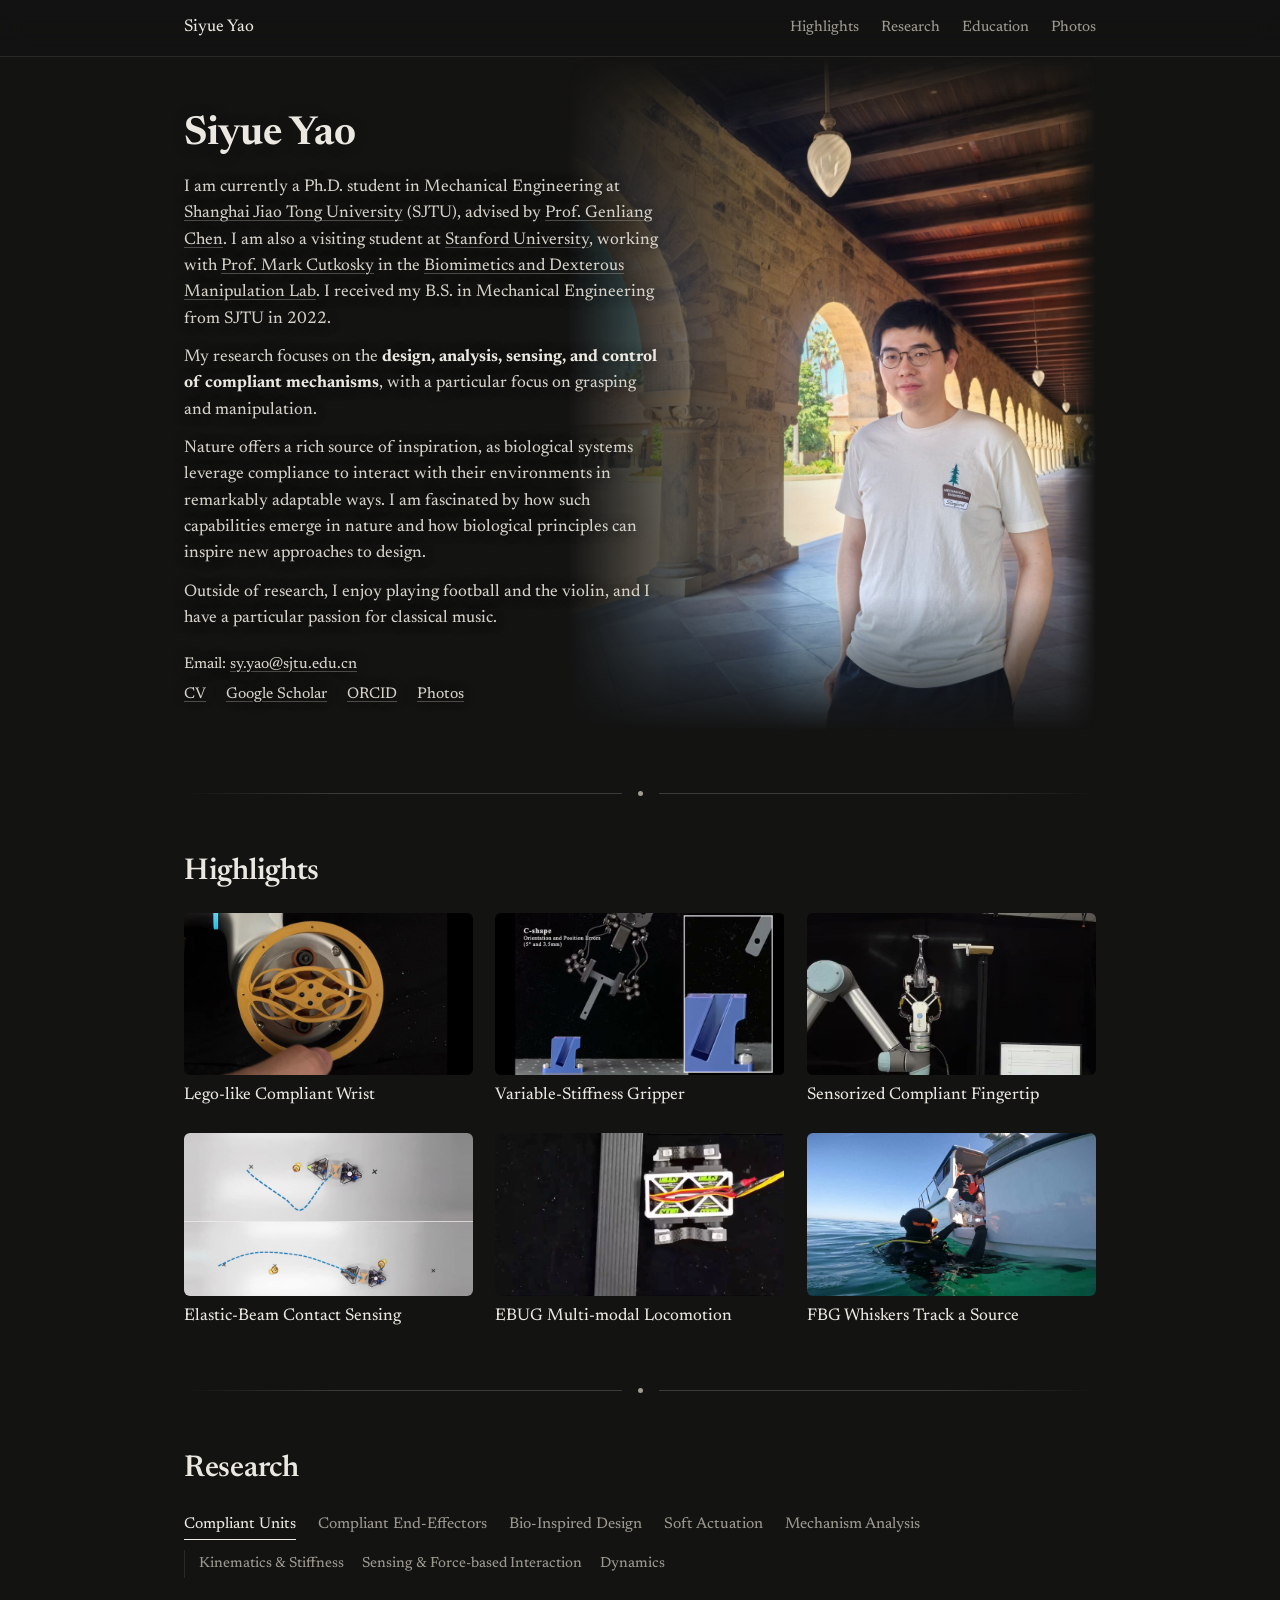
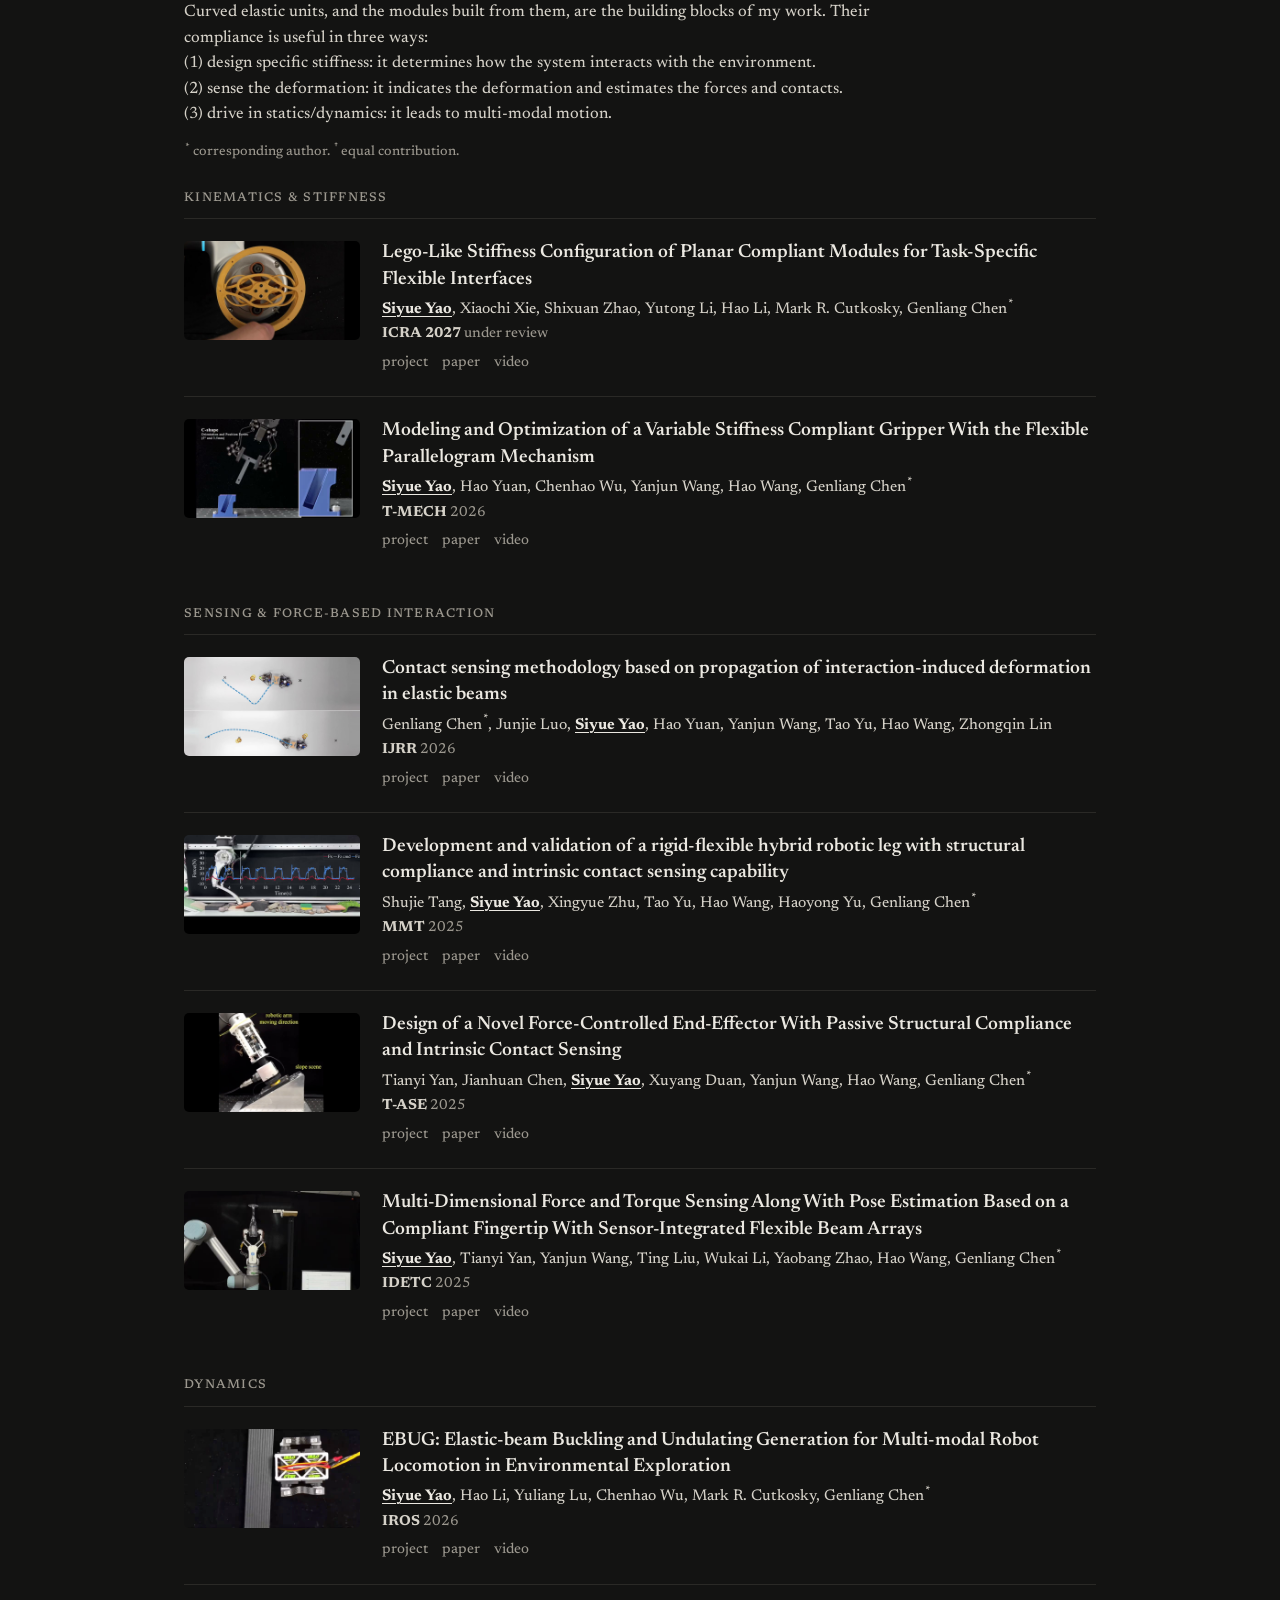
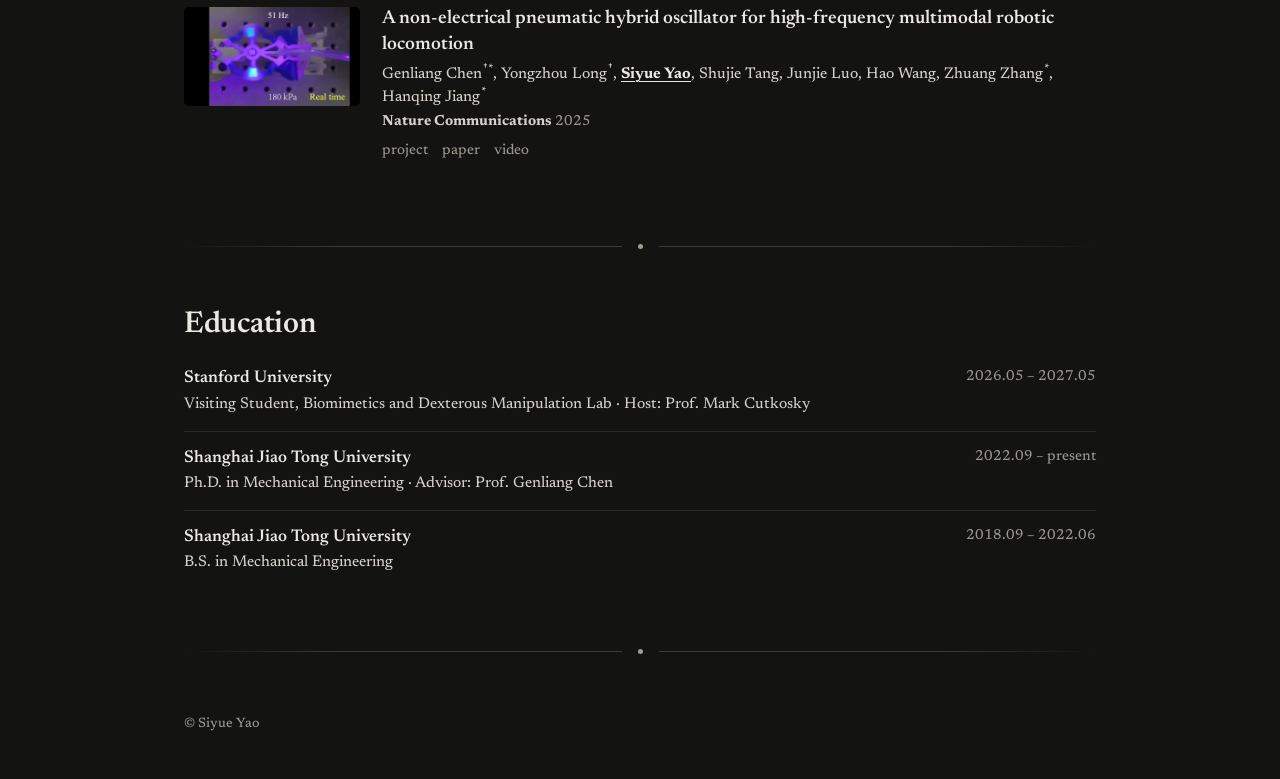
<file: index.html>
<!doctype html>
<html lang="en">
  <head>
    <meta charset="utf-8" />
    <meta name="viewport" content="width=device-width, initial-scale=1, viewport-fit=cover" />
    <title>Siyue Yao</title>
    <meta name="description" content="Siyue Yao — Ph.D. student in Mechanical Engineering at Shanghai Jiao Tong University and visiting student at Stanford. Compliant mechanisms, compliant sensing and bioinspired whiskers." />
    <meta name="theme-color" content="#131312" />
    <link rel="icon" href="data:image/svg+xml,%3Csvg xmlns='http://www.w3.org/2000/svg' viewBox='0 0 64 64'%3E%3Crect width='64' height='64' rx='14' fill='%23131312'/%3E%3Ctext x='32' y='44' text-anchor='middle' fill='%23ebe8e1' font-family='Georgia' font-size='36'%3ES%3C/text%3E%3C/svg%3E" />
    <link rel="preconnect" href="https://fonts.googleapis.com" />
    <link rel="preconnect" href="https://fonts.gstatic.com" crossorigin />
    <!-- Loaded without blocking the page, so it still renders quickly where Google Fonts is slow. -->
    <link rel="stylesheet" href="https://fonts.googleapis.com/css2?family=Newsreader:ital,opsz,wght@0,6..72,200..800;1,6..72,200..800&display=swap" media="print" onload="this.media='all'" />
    <noscript><link rel="stylesheet" href="https://fonts.googleapis.com/css2?family=Newsreader:ital,opsz,wght@0,6..72,200..800;1,6..72,200..800&display=swap" /></noscript>
    <link rel="stylesheet" href="assets/site.css" />
    <script>document.documentElement.classList.add("js");</script>
    <script src="assets/site.js" defer></script>
    <script src="assets/player.js" defer></script>
  </head>
  <body>
    <a class="skip-link" href="#research">Skip to research</a>
    <header class="topbar">
      <div class="topbar-inner">
        <a class="brand" href="#top">Siyue Yao</a>
        <nav class="topnav" aria-label="Sections">
          <a href="#highlights">Highlights</a>
          <a href="#research">Research</a>
          <a href="#education" class="hide-narrow">Education</a>
          <a href="photos.html">Photos</a>
        </nav>
      </div>
    </header>

    <main class="wrap" id="top">
      <section class="hero" aria-label="About">
        <figure class="hero-photo">
          <img src="assets/hero-siyue.jpg" alt="Siyue Yao at Stanford" width="1200" height="1554" fetchpriority="high" />
        </figure>
        <div class="hero-text">
          <h1>Siyue Yao</h1>
          <p>
            I am currently a Ph.D. student in Mechanical Engineering at
            <a href="https://en.sjtu.edu.cn/">Shanghai Jiao Tong University</a> (SJTU), advised by
            <a href="https://me.sjtu.edu.cn/en/FullTimeTeacher/chengenliang.html">Prof. Genliang Chen</a>.
            I am also a visiting student at <a href="https://www.stanford.edu/">Stanford University</a>,
            working with <a href="https://profiles.stanford.edu/mark-cutkosky">Prof. Mark Cutkosky</a> in the
            <a href="https://bdml.stanford.edu/">Biomimetics and Dexterous Manipulation Lab</a>.
            I received my B.S. in Mechanical Engineering from SJTU in 2022.
          </p>
          <p>
            My research focuses on the <strong>design, analysis, sensing, and control of compliant
            mechanisms</strong>, with a particular focus on grasping and manipulation.
          </p>
          <p>
            Nature offers a rich source of inspiration, as biological systems leverage compliance to interact with their environments in remarkably adaptable ways. I am fascinated by how such capabilities emerge in nature and how biological principles can inspire new approaches to design.
          </p>
          <p>
            Outside of research, I enjoy playing football and the violin, and I have a particular
            passion for classical music.
          </p>
          <p class="contact-line">Email: <a href="mailto:sy.yao@sjtu.edu.cn">sy.yao@sjtu.edu.cn</a></p>
          <p class="profile-links">
            <a href="assets/documents/CV_Siyue_Yao.pdf">CV</a>
            <a href="https://scholar.google.com/citations?user=UjvLdy8AAAAJ&amp;hl=en&amp;oi=ao">Google Scholar</a>
            <a href="https://orcid.org/0000-0003-2562-3055">ORCID</a>
            <a href="photos.html">Photos</a>
          </p>
        </div>
      </section>

      <div class="divider" aria-hidden="true"><span></span></div>

      <section id="highlights" aria-labelledby="highlights-title">
        <h2 id="highlights-title">Highlights</h2>
        <div class="cards">
          <a class="card" href="https://compliant-wrist.github.io/">
            <span class="card-media"><video class="preview" data-src="assets/research/lego-wrist.mp4" poster="assets/research/lego-wrist.jpg" muted loop playsinline preload="none" aria-hidden="true"></video></span>
            <span class="card-caption">Lego-like Compliant Wrist</span>
          </a>
          <a class="card" href="https://variable-stiffness-gripper.github.io/">
            <span class="card-media"><video class="preview" data-src="assets/research/variable-stiffness-gripper.mp4" poster="assets/research/variable-stiffness-gripper.jpg" muted loop playsinline preload="none" aria-hidden="true"></video></span>
            <span class="card-caption">Variable-Stiffness Gripper</span>
          </a>
          <a class="card" href="https://compliant-fingertip.github.io/">
            <span class="card-media"><video class="preview" data-src="assets/research/compliant-fingertip.mp4" poster="assets/research/compliant-fingertip.jpg" muted loop playsinline preload="none" aria-hidden="true"></video></span>
            <span class="card-caption">Sensorized Compliant Fingertip</span>
          </a>
          <a class="card" href="https://elastic-beam-sensing.github.io/">
            <span class="card-media"><video class="preview" data-src="assets/research/contact-sensing-elastic-beams.mp4" poster="assets/research/contact-sensing-elastic-beams.jpg" muted loop playsinline preload="none" aria-hidden="true"></video></span>
            <span class="card-caption">Elastic-Beam Contact Sensing</span>
          </a>
          <a class="card" href="https://ebug-locomotion.github.io/">
            <span class="card-media"><video class="preview" data-src="assets/research/elastic-beam-multimodal-locomotion.mp4" poster="assets/research/elastic-beam-multimodal-locomotion.jpg" muted loop playsinline preload="none" aria-hidden="true"></video></span>
            <span class="card-caption">EBUG Multi-modal Locomotion</span>
          </a>
          <a class="card" href="https://bdml.stanford.edu/pages/FBG_Whisker_share/">
            <span class="card-media"><video class="preview" data-src="assets/research/fbg-whiskers.mp4" poster="assets/research/fbg-whiskers.jpg" muted loop playsinline preload="none" aria-hidden="true"></video></span>
            <span class="card-caption">FBG Whiskers Track a Source</span>
          </a>
        </div>
      </section>

      <div class="divider" aria-hidden="true"><span></span></div>

      <section id="research" aria-labelledby="research-title">
        <h2 id="research-title">Research</h2>

        <div class="filters" role="group" aria-label="Research topics" data-default="units">
          <button type="button" data-topic="units" aria-pressed="false">Compliant Units</button>
          <button type="button" data-topic="effectors" aria-pressed="false">Compliant End-Effectors</button>
          <button type="button" data-topic="bio" aria-pressed="false">Bio-Inspired Design</button>
          <button type="button" data-topic="soft" aria-pressed="false">Soft Actuation</button>
          <button type="button" data-topic="mechanism" aria-pressed="false">Mechanism Analysis</button>
        </div>
        <div class="subfilters" role="group" aria-label="Compliant Units" data-parent="units" hidden>
          <button type="button" data-topic="units/stiffness" data-label="Kinematics &amp; Stiffness" aria-pressed="false">Kinematics &amp; Stiffness</button>
          <button type="button" data-topic="units/sensing" data-label="Sensing &amp; Force-based Interaction" aria-pressed="false">Sensing &amp; Force-based Interaction</button>
          <button type="button" data-topic="units/dynamics" data-label="Dynamics" aria-pressed="false">Dynamics</button>
        </div>
        <div class="subfilters" role="group" aria-label="Compliant End-Effectors" data-parent="effectors" hidden>
          <button type="button" data-topic="effectors/gripper" data-label="Gripper" aria-pressed="false">Gripper</button>
          <button type="button" data-topic="effectors/wrist" data-label="Wrist" aria-pressed="false">Wrist</button>
          <button type="button" data-topic="effectors/fingertip" data-label="Fingertip" aria-pressed="false">Fingertip</button>
          <button type="button" data-topic="effectors/leg" data-label="Leg" aria-pressed="false">Leg</button>
          <button type="button" data-topic="effectors/hand" data-label="Dexterous Hand" data-ongoing="true" aria-pressed="false">Dexterous Hand <span class="ongoing">ongoing</span></button>
        </div>
        <div class="subfilters" role="group" aria-label="Bio-Inspired Design" data-parent="bio" hidden>
          <button type="button" data-topic="bio/whisker" data-label="Whisker" aria-pressed="false">Whisker</button>
          <button type="button" data-topic="bio/locomotion" data-label="Multi-modal Locomotion" aria-pressed="false">Multi-modal Locomotion</button>
        </div>

        <div class="overviews" aria-live="polite">
          <p class="overview" data-topic="mechanism" hidden>How a linkage moves is decided by its geometry. I work on studying the kinematics of rigid mechanisms, such as overconstrained Bricard linkages, presenting analytical kinematic models and looking for their geometric explanations. These approaches reveal motion branches, bifurcations, and specific mechanism designs, such as remote center-of-motion (RCM) mechanisms.</p>
          <p class="overview" data-topic="units" hidden>Curved elastic units, and the modules built from them, are the building blocks of my work. Their compliance is useful in three ways:<br />
            (1) design specific stiffness: it determines how the system interacts with the environment.<br />
            (2) sense the deformation: it indicates the deformation and estimates the forces and contacts.<br />
            (3) drive in statics/dynamics: it leads to multi-modal motion.</p>
          <p class="overview" data-topic="units/stiffness" hidden>Modeling the large, nonlinear deformation of elastic beams makes stiffness something to design rather than accept. Beam geometry makes a difference. I work on how to design shape, width, thickness, etc. to achieve desired stiffness characteristics.</p>
          <p class="overview" data-topic="units/sensing" hidden>When a compliant structure bends, its shape records the interaction. By embedding flexible strain gauges in elastic beams and modeling how deformation propagates along them, contact location and force can be read from the structure itself. This turns compliance into intrinsic sensing for force-aware interactions, including grasping and manipulation.</p>
          <p class="overview" data-topic="units/dynamics" hidden>An elastic beam's deformation can lead to motion. Actuating it in static and dynamic ways makes a difference in its response. Snap-through buckling of elastic beams occurs within 10 ms, giving a lot to think about and utilize in designing interesting systems.</p>
          <p class="overview" data-topic="effectors" hidden>Putting compliant units to work, I build end-effectors in which compliance and sensing are part of the structure rather than add-ons: grippers, wrists, fingertips, hands, and legs that absorb impacts, adapt to contact, feel the interaction with the environment, and react to execute.</p>
          <p class="overview" data-topic="effectors/gripper" hidden>Grippers whose fingers are guided or driven by elastic beams, giving tunable passive compliance, active motion and stiffness control, and built-in force sensing to achieve grasping and manipulation tasks.</p>
          <p class="overview" data-topic="effectors/wrist" hidden>Compliant wrists whose static and dynamic characteristics can be tuned, aiming at providing safe and stable interaction with the environment, even at high speed.</p>
          <p class="overview" data-topic="effectors/fingertip" hidden>Compliant fingertips based on elastic units are designed to provide tactile sensing. Unlike visual-tactile methods, this work focuses on providing multiple yet not so many channels of force sensing, aiming at achieving just enough tactile information as a human fingertip does.</p>
          <p class="overview" data-topic="effectors/leg" hidden>Compliant legs integrating elastic units help in:<br />
            (1) motion transmission.<br />
            (2) impact and required torque reduction.<br />
            (3) force sensing and feedback control.</p>
          <p class="overview" data-topic="effectors/hand" hidden>Dexterous hands with elastic units provide structural compliance with motion coupling property, especially under loads. With integrated force sensing, they show better performance in daily tasks.</p>
          <p class="overview" data-topic="bio" hidden>Animals show marvelous performance using compliant bodies, providing a lot of inspiration for designs.<br />
            – rats sweep their whiskers across surfaces<br />
            – seals read the wakes of fish and track them<br />
            – caterpillars crawl, locusts jump and crickets do both<br />
            My work borrows from nature: designing compliant systems that move, feel, and react.</p>
          <p class="overview" data-topic="bio/whisker" hidden>Elastic beams act like whiskers to interact with the environment, both in contact and non-contact form. On land, whiskers help touch and feel the wall and locate the wind; underwater, whiskers help feel the wake and track the source.</p>
          <p class="overview" data-topic="bio/locomotion" hidden>Animals switch between different modes to achieve high-performance locomotion. Utilizing the static and dynamic deformation characteristics of elastic beams, locomotion modes, including crawling and jumping, can be achieved. More modes and more functions are waiting to be devised.</p>
          <p class="overview" data-topic="soft" hidden>Combining compliance of elastic units with pneumatic actuation leads to remarkable motion performance with lightweight yet high power-density systems.</p>
        </div>

        <p class="legend"><sup>*</sup> corresponding author. <sup>†</sup> equal contribution.</p>

        <div class="pubs" id="papers">
          <article class="pub" id="lego-like-compliant-modules" data-topics="units/stiffness effectors/wrist">
            <a class="thumb" href="https://compliant-wrist.github.io/" tabindex="-1" aria-hidden="true">
              <video class="preview" data-src="assets/research/lego-wrist.mp4" poster="assets/research/lego-wrist.jpg" muted loop playsinline preload="none" aria-hidden="true"></video>
            </a>
            <div class="pub-text">
              <a class="pub-title" href="https://compliant-wrist.github.io/">Lego-Like Stiffness Configuration of Planar Compliant Modules for Task-Specific Flexible Interfaces</a>
              <p class="authors"><b class="me">Siyue Yao</b>, Xiaochi Xie, Shixuan Zhao, Yutong Li, Hao Li, Mark R. Cutkosky, Genliang Chen<sup>*</sup></p>
              <p class="venue" title="Submitted to the IEEE International Conference on Robotics and Automation (ICRA) 2027"><b>ICRA 2027</b> under review</p>
              <p class="pub-links">
                <a href="https://compliant-wrist.github.io/">project</a>
                <a href="assets/papers/lego-like-compliant-modules.pdf">paper</a>
                <a href="assets/videos/lego-like-compliant-modules/supplementary-video.mp4" data-video="lego-like-compliant-modules">video</a>
              </p>
            </div>
          </article>

          <article class="pub" id="fluorescent-whisker-array" data-topics="bio/whisker">
            <a class="thumb" href="https://fluorescent-whisker.github.io/" tabindex="-1" aria-hidden="true">
              <video class="preview" data-src="assets/research/fluorescent-whiskers.mp4" poster="assets/research/fluorescent-whiskers.jpg" muted loop playsinline preload="none" aria-hidden="true"></video>
            </a>
            <div class="pub-text">
              <a class="pub-title" href="https://fluorescent-whisker.github.io/">Fluorescence-enhanced Whisker Array with Vision-based Deformation Analysis for Underwater Source Localization</a>
              <p class="authors">Xiaochi Xie<sup>†</sup>, Hao Li<sup>†</sup>, Shixuan Zhao, <b class="me">Siyue Yao</b><sup>*</sup>, Shuran Song, Mark R. Cutkosky</p>
              <p class="venue" title="Submitted to the IEEE International Conference on Robotics and Automation (ICRA) 2027"><b>ICRA 2027</b> under review</p>
              <p class="pub-links">
                <a href="https://fluorescent-whisker.github.io/">project</a>
                <a href="assets/papers/fluorescent-whisker-array.pdf">paper</a>
                <a href="assets/videos/fluorescent-whisker-array/fluorescent-whisker-video.mp4" data-video="fluorescent-whisker-array">video</a>
              </p>
            </div>
          </article>

          <article class="pub" id="elastic-beam-multimodal-locomotion" data-topics="bio/locomotion units/dynamics">
            <a class="thumb" href="https://ebug-locomotion.github.io/" tabindex="-1" aria-hidden="true">
              <video class="preview" data-src="assets/research/elastic-beam-multimodal-locomotion.mp4" poster="assets/research/elastic-beam-multimodal-locomotion.jpg" muted loop playsinline preload="none" aria-hidden="true"></video>
            </a>
            <div class="pub-text">
              <a class="pub-title" href="https://ebug-locomotion.github.io/">EBUG: Elastic-beam Buckling and Undulating Generation for Multi-modal Robot Locomotion in Environmental Exploration</a>
              <p class="authors"><b class="me">Siyue Yao</b>, Hao Li, Yuliang Lu, Chenhao Wu, Mark R. Cutkosky, Genliang Chen<sup>*</sup></p>
              <p class="venue" title="IEEE/RSJ International Conference on Intelligent Robots and Systems (IROS) 2026"><b>IROS</b> 2026</p>
              <p class="pub-links">
                <a href="https://ebug-locomotion.github.io/">project</a>
                <a href="assets/papers/elastic-beam-multimodal-locomotion.pdf">paper</a>
                <a href="assets/videos/elastic-beam-multimodal-locomotion/ebug-supplementary-video.mp4" data-video="elastic-beam-multimodal-locomotion">video</a>
              </p>
            </div>
          </article>

          <article class="pub" id="biomimetic-multimodal-whisker" data-topics="bio/whisker">
            <a class="thumb" href="https://multimodal-whisker.github.io/" tabindex="-1" aria-hidden="true">
              <video class="preview" data-src="assets/research/biomimetic-whisker.mp4" poster="assets/research/biomimetic-whisker.jpg" muted loop playsinline preload="none" aria-hidden="true"></video>
            </a>
            <div class="pub-text">
              <a class="pub-title" href="https://multimodal-whisker.github.io/">A biomimetic multimodal whisker sensor for both contact and airflow sensing of mobile robots</a>
              <p class="authors">Junjie Luo, <b class="me">Siyue Yao</b>, Tianyi Yan, Tao Yu, Hao Li, Xuyang Duan, Hao Wang, Mark R. Cutkosky, Genliang Chen<sup>*</sup></p>
              <p class="venue" title="Sensors and Actuators A: Physical"><b>Sensors and Actuators A</b> 2026</p>
              <p class="pub-links">
                <a href="https://multimodal-whisker.github.io/">project</a>
                <a href="assets/papers/biomimetic-multimodal-whisker.pdf">paper</a>
                <a href="assets/videos/biomimetic-multimodal-whisker/anemotactic-behavior.mp4" data-video="biomimetic-multimodal-whisker">video</a>
              </p>
            </div>
          </article>

          <article class="pub" id="fbg-whiskers" data-topics="bio/whisker">
            <a class="thumb" href="https://bdml.stanford.edu/pages/FBG_Whisker_share/" tabindex="-1" aria-hidden="true">
              <video class="preview" data-src="assets/research/fbg-whiskers.mp4" poster="assets/research/fbg-whiskers.jpg" muted loop playsinline preload="none" aria-hidden="true"></video>
            </a>
            <div class="pub-text">
              <a class="pub-title" href="https://bdml.stanford.edu/pages/FBG_Whisker_share/">Fiber Bragg Grating Whiskers for Bioinspired Hydrodynamic Perception on Underwater Robots</a>
              <p class="authors">Hao Li<sup>*</sup>, Tianyu Tu, <b class="me">Siyue Yao</b>, Ziyang Chang, Juhyun Jung, Xiaochi Xie, Long Yin Chung, Tian-Ao Ren, Genliang Chen, Mark R. Cutkosky<sup>*</sup></p>
              <p class="venue" title="Preprint, under review"><b>arXiv</b> 2026 · under review</p>
              <p class="pub-links">
                <a href="https://bdml.stanford.edu/pages/FBG_Whisker_share/">project</a>
                <a href="assets/papers/fbg-whiskers.pdf">paper</a>
                <a href="assets/videos/fbg-whiskers/video-01-whisker-geometries.mp4" data-video="fbg-whiskers">video</a>
                <a href="https://fbg-whisker-cfd.github.io/">simulation</a>
              </p>
            </div>
          </article>

          <article class="pub" id="variable-stiffness-gripper" data-topics="units/stiffness effectors/gripper">
            <a class="thumb" href="https://variable-stiffness-gripper.github.io/" tabindex="-1" aria-hidden="true">
              <video class="preview" data-src="assets/research/variable-stiffness-gripper.mp4" poster="assets/research/variable-stiffness-gripper.jpg" muted loop playsinline preload="none" aria-hidden="true"></video>
            </a>
            <div class="pub-text">
              <a class="pub-title" href="https://variable-stiffness-gripper.github.io/">Modeling and Optimization of a Variable Stiffness Compliant Gripper With the Flexible Parallelogram Mechanism</a>
              <p class="authors"><b class="me">Siyue Yao</b>, Hao Yuan, Chenhao Wu, Yanjun Wang, Hao Wang, Genliang Chen<sup>*</sup></p>
              <p class="venue" title="IEEE/ASME Transactions on Mechatronics"><b>T-MECH</b> 2026</p>
              <p class="pub-links">
                <a href="https://variable-stiffness-gripper.github.io/">project</a>
                <a href="assets/papers/variable-stiffness-gripper.pdf">paper</a>
                <a href="assets/videos/variable-stiffness-gripper/design-and-simulation.mp4" data-video="variable-stiffness-gripper">video</a>
              </p>
            </div>
          </article>

          <article class="pub" id="contact-sensing-elastic-beams" data-topics="units/sensing">
            <a class="thumb" href="https://elastic-beam-sensing.github.io/" tabindex="-1" aria-hidden="true">
              <video class="preview" data-src="assets/research/contact-sensing-elastic-beams.mp4" poster="assets/research/contact-sensing-elastic-beams.jpg" muted loop playsinline preload="none" aria-hidden="true"></video>
            </a>
            <div class="pub-text">
              <a class="pub-title" href="https://elastic-beam-sensing.github.io/">Contact sensing methodology based on propagation of interaction-induced deformation in elastic beams</a>
              <p class="authors">Genliang Chen<sup>*</sup>, Junjie Luo, <b class="me">Siyue Yao</b>, Hao Yuan, Yanjun Wang, Tao Yu, Hao Wang, Zhongqin Lin</p>
              <p class="venue" title="The International Journal of Robotics Research"><b>IJRR</b> 2026</p>
              <p class="pub-links">
                <a href="https://elastic-beam-sensing.github.io/">project</a>
                <a href="assets/papers/contact-sensing-elastic-beams.pdf">paper</a>
                <a href="assets/videos/contact-sensing-elastic-beams/applications-in-mobile-robots.mp4" data-video="contact-sensing-elastic-beams">video</a>
              </p>
            </div>
          </article>

          <article class="pub" id="rigid-flexible-hybrid-leg" data-topics="units/sensing effectors/leg">
            <a class="thumb" href="https://rigid-flexible-leg.github.io/" tabindex="-1" aria-hidden="true">
              <video class="preview" data-src="assets/research/rigid-flexible-hybrid-leg.mp4" poster="assets/research/rigid-flexible-hybrid-leg.jpg" muted loop playsinline preload="none" aria-hidden="true"></video>
            </a>
            <div class="pub-text">
              <a class="pub-title" href="https://rigid-flexible-leg.github.io/">Development and validation of a rigid-flexible hybrid robotic leg with structural compliance and intrinsic contact sensing capability</a>
              <p class="authors">Shujie Tang, <b class="me">Siyue Yao</b>, Xingyue Zhu, Tao Yu, Hao Wang, Haoyong Yu, Genliang Chen<sup>*</sup></p>
              <p class="venue" title="Mechanism and Machine Theory"><b>MMT</b> 2025</p>
              <p class="pub-links">
                <a href="https://rigid-flexible-leg.github.io/">project</a>
                <a href="assets/papers/rigid-flexible-hybrid-leg.pdf">paper</a>
                <a href="assets/videos/rigid-flexible-hybrid-leg/leg-supplementary-video.mp4" data-video="rigid-flexible-hybrid-leg">video</a>
              </p>
            </div>
          </article>

          <article class="pub" id="force-controlled-end-effector" data-topics="units/sensing effectors/wrist">
            <a class="thumb" href="https://force-controlled-end-effector.github.io/" tabindex="-1" aria-hidden="true">
              <video class="preview" data-src="assets/research/force-controlled-end-effector.mp4" poster="assets/research/force-controlled-end-effector.jpg" muted loop playsinline preload="none" aria-hidden="true"></video>
            </a>
            <div class="pub-text">
              <a class="pub-title" href="https://force-controlled-end-effector.github.io/">Design of a Novel Force-Controlled End-Effector With Passive Structural Compliance and Intrinsic Contact Sensing</a>
              <p class="authors">Tianyi Yan, Jianhuan Chen, <b class="me">Siyue Yao</b>, Xuyang Duan, Yanjun Wang, Hao Wang, Genliang Chen<sup>*</sup></p>
              <p class="venue" title="IEEE Transactions on Automation Science and Engineering"><b>T-ASE</b> 2025</p>
              <p class="pub-links">
                <a href="https://force-controlled-end-effector.github.io/">project</a>
                <a href="assets/papers/force-controlled-end-effector.pdf">paper</a>
                <a href="assets/videos/force-controlled-end-effector/end-effector-supplementary-video.mp4" data-video="force-controlled-end-effector">video</a>
              </p>
            </div>
          </article>

          <article class="pub" id="compliant-fingertip" data-topics="units/sensing effectors/fingertip">
            <a class="thumb" href="https://compliant-fingertip.github.io/" tabindex="-1" aria-hidden="true">
              <video class="preview" data-src="assets/research/compliant-fingertip.mp4" poster="assets/research/compliant-fingertip.jpg" muted loop playsinline preload="none" aria-hidden="true"></video>
            </a>
            <div class="pub-text">
              <a class="pub-title" href="https://compliant-fingertip.github.io/">Multi-Dimensional Force and Torque Sensing Along With Pose Estimation Based on a Compliant Fingertip With Sensor-Integrated Flexible Beam Arrays</a>
              <p class="authors"><b class="me">Siyue Yao</b>, Tianyi Yan, Yanjun Wang, Ting Liu, Wukai Li, Yaobang Zhao, Hao Wang, Genliang Chen<sup>*</sup></p>
              <p class="venue" title="ASME IDETC-CIE, Mechanisms and Robotics Conference"><b>IDETC</b> 2025</p>
              <p class="pub-links">
                <a href="https://compliant-fingertip.github.io/">project</a>
                <a href="assets/papers/compliant-fingertip.pdf">paper</a>
                <a href="assets/videos/compliant-fingertip/fingertip-demonstration.mp4" data-video="compliant-fingertip">video</a>
              </p>
            </div>
          </article>

          <article class="pub" id="whisker-like-2d-contact-sensor" data-topics="bio/whisker">
            <a class="thumb" href="https://whisker-2d-contact.github.io/" tabindex="-1" aria-hidden="true">
              <video class="preview" data-src="assets/research/whisker-like-2d-contact-sensor.mp4" poster="assets/research/whisker-like-2d-contact-sensor.jpg" muted loop playsinline preload="none" aria-hidden="true"></video>
            </a>
            <div class="pub-text">
              <a class="pub-title" href="https://whisker-2d-contact.github.io/">A Whisker-Like 2-D Contact Sensor for Environmental Perception of Mobile Robots</a>
              <p class="authors">Junjie Luo, <b class="me">Siyue Yao</b>, Tao Yu, Yanjun Wang, Hao Wang, Genliang Chen<sup>*</sup></p>
              <p class="venue" title="IEEE Transactions on Industrial Electronics"><b>TIE</b> 2026</p>
              <p class="pub-links">
                <a href="https://whisker-2d-contact.github.io/">project</a>
                <a href="assets/papers/whisker-like-2d-contact-sensor.pdf">paper</a>
                <a href="assets/videos/whisker-like-2d-contact-sensor/whisker-2d-supplementary-video.mp4" data-video="whisker-like-2d-contact-sensor">video</a>
              </p>
            </div>
          </article>

          <article class="pub" id="rigid-elastic-hybrid-gripper" data-topics="effectors/gripper">
            <a class="thumb" href="https://rigid-elastic-hybrid-gripper.github.io/" tabindex="-1" aria-hidden="true">
              <img src="assets/research/rigid-elastic-hybrid-gripper.jpg" alt="" loading="lazy" />
            </a>
            <div class="pub-text">
              <a class="pub-title" href="https://rigid-elastic-hybrid-gripper.github.io/">Design and kinematic analysis of A rigid-elastic hybrid gripper with the capability of force sensing</a>
              <p class="authors">Hao Yuan, <b class="me">Siyue Yao</b>, Lingyu Kong, Hao Wang, Genliang Chen<sup>*</sup></p>
              <p class="venue" title="Journal of Physics: Conference Series (ICAMEA 2025)"><b>J. Phys.: Conf. Ser.</b> 2025</p>
              <p class="pub-links">
                <a href="https://rigid-elastic-hybrid-gripper.github.io/">project</a>
                <a href="assets/papers/rigid-elastic-hybrid-gripper.pdf">paper</a>
              </p>
            </div>
          </article>

          <article class="pub" id="pneumatic-hybrid-oscillator" data-topics="soft units/dynamics">
            <a class="thumb" href="https://pneumatic-oscillator.github.io/" tabindex="-1" aria-hidden="true">
              <video class="preview" data-src="assets/research/pneumatic-hybrid-oscillator.mp4" poster="assets/research/pneumatic-hybrid-oscillator.jpg" muted loop playsinline preload="none" aria-hidden="true"></video>
            </a>
            <div class="pub-text">
              <a class="pub-title" href="https://pneumatic-oscillator.github.io/">A non-electrical pneumatic hybrid oscillator for high-frequency multimodal robotic locomotion</a>
              <p class="authors">Genliang Chen<sup>†*</sup>, Yongzhou Long<sup>†</sup>, <b class="me">Siyue Yao</b>, Shujie Tang, Junjie Luo, Hao Wang, Zhuang Zhang<sup>*</sup>, Hanqing Jiang<sup>*</sup></p>
              <p class="venue" title="Nature Communications"><b>Nature Communications</b> 2025</p>
              <p class="pub-links">
                <a href="https://pneumatic-oscillator.github.io/">project</a>
                <a href="assets/papers/pneumatic-hybrid-oscillator.pdf">paper</a>
                <a href="assets/videos/pneumatic-hybrid-oscillator/movie-01-design.mp4" data-video="pneumatic-hybrid-oscillator">video</a>
              </p>
            </div>
          </article>

          <article class="pub" id="bricard-bifurcation" data-topics="mechanism">
            <a class="thumb" href="https://bricard-bifurcation.github.io/" tabindex="-1" aria-hidden="true">
              <img src="assets/research/bricard-bifurcation.jpg" alt="" loading="lazy" />
            </a>
            <div class="pub-text">
              <a class="pub-title" href="https://bricard-bifurcation.github.io/">A Geometric Approach for the Bifurcation Modeling and Analysis of Plane-Symmetric Bricard Mechanisms</a>
              <p class="authors">Yuliang Lu, <b class="me">Siyue Yao</b>, Yanjun Wang, Hao Wang, Genliang Chen<sup>*</sup></p>
              <p class="venue" title="International Conference on Reconfigurable Mechanisms and Robots"><b>ReMAR</b> 2024</p>
              <p class="pub-links">
                <a href="https://bricard-bifurcation.github.io/">project</a>
                <a href="assets/papers/bricard-bifurcation.pdf">paper</a>
              </p>
            </div>
          </article>

          <article class="pub" id="plane-symmetric-bricard-kinematics" data-topics="mechanism">
            <a class="thumb" href="https://bricard-kinematics.github.io/" tabindex="-1" aria-hidden="true">
              <img src="assets/research/plane-symmetric-bricard-kinematics.jpg" alt="" loading="lazy" />
            </a>
            <div class="pub-text">
              <a class="pub-title" href="https://bricard-kinematics.github.io/">On the kinematics of general plane-symmetric Bricard mechanisms</a>
              <p class="authors"><b class="me">Siyue Yao</b>, Yuliang Lu, Xingyue Zhu, Tianyi Yan, Yitan Yang, Hao Wang, Genliang Chen<sup>*</sup></p>
              <p class="venue" title="Mechanism and Machine Theory"><b>MMT</b> 2023</p>
              <p class="pub-links">
                <a href="https://bricard-kinematics.github.io/">project</a>
                <a href="https://doi.org/10.1016/j.mechmachtheory.2023.105433">paper</a>
              </p>
            </div>
          </article>

          <article class="pub" id="planar-2r1t-rcm-mechanism" data-topics="mechanism">
            <a class="thumb" href="https://planar-2r1t-rcm-mechanism.github.io/" tabindex="-1" aria-hidden="true">
              <img src="assets/research/planar-2r1t-rcm-mechanism.jpg" alt="" loading="lazy" />
            </a>
            <div class="pub-text">
              <a class="pub-title" href="https://planar-2r1t-rcm-mechanism.github.io/">Design and Validation of a Novel Planar 2R1T Remote Center-of-Motion Mechanism Composing of Dual-Triangular and Straight-Line Linkages</a>
              <p class="authors">Genliang Chen<sup>*</sup>, Yuanhao Xun, Yuchen Chai, <b class="me">Siyue Yao</b>, Chao Chen, Hao Wang</p>
              <p class="venue" title="ASME Journal of Mechanisms and Robotics"><b>JMR</b> 2021</p>
              <p class="pub-links">
                <a href="https://planar-2r1t-rcm-mechanism.github.io/">project</a>
                <a href="assets/papers/planar-2r1t-rcm-mechanism.pdf">paper</a>
              </p>
            </div>
          </article>
        </div>
      </section>

      <div class="divider" aria-hidden="true"><span></span></div>

      <section id="education" aria-labelledby="education-title">
        <h2 id="education-title">Education</h2>
        <div class="edu">
          <div class="edu-row">
            <div><p class="edu-school">Stanford University</p><p>Visiting Student, Biomimetics and Dexterous Manipulation Lab · Host: Prof. Mark Cutkosky</p></div>
            <p class="edu-date">2026.05 – 2027.05</p>
          </div>
          <div class="edu-row">
            <div><p class="edu-school">Shanghai Jiao Tong University</p><p>Ph.D. in Mechanical Engineering · Advisor: Prof. Genliang Chen</p></div>
            <p class="edu-date">2022.09 – present</p>
          </div>
          <div class="edu-row">
            <div><p class="edu-school">Shanghai Jiao Tong University</p><p>B.S. in Mechanical Engineering</p></div>
            <p class="edu-date">2018.09 – 2022.06</p>
          </div>
        </div>
      </section>
    </main>

    <div class="wrap"><div class="divider" aria-hidden="true"><span></span></div></div>
    <footer class="footer">
      <p>© Siyue Yao</p>
    </footer>
    <dialog class="player" aria-labelledby="player-title">
      <div class="player-box">
        <div class="player-head">
          <p class="player-title" id="player-title"></p>
          <button type="button" class="player-close" aria-label="Close video">×</button>
        </div>
        <div class="player-tabs" role="tablist" aria-label="Videos"></div>
        <div class="player-frame"><video class="player-video" controls playsinline preload="metadata"></video></div>
        <div class="player-foot">
          <p class="player-caption"></p>
          <a class="player-download" href="#" download>Download</a>
        </div>
        <p class="player-credit"></p>
      </div>
    </dialog>
    <!-- Videos per paper (files in assets/videos/<paper id>/), read by assets/player.js. -->
    <script type="application/json" id="video-data">
{
 "lego-like-compliant-modules": {
  "title": "Lego-Like Stiffness Configuration of Planar Compliant Modules for Task-Specific Flexible Interfaces",
  "credit": "Supplementary video for S. Yao et al., submitted to the 2027 IEEE International Conference on Robotics and Automation (ICRA).",
  "link": "https://arxiv.org/abs/2610.07319",
  "videos": [
   {
    "title": "Stiffness verification, and compliance demonstrations with a gripper and during high-speed motion (1 m/s)",
    "src": "assets/videos/lego-like-compliant-modules/supplementary-video.mp4",
    "poster": "assets/videos/lego-like-compliant-modules/supplementary-video.jpg",
    "size": "18 MB"
   }
  ]
 },
 "elastic-beam-multimodal-locomotion": {
  "title": "EBUG: Elastic-beam Buckling and Undulating Generation for Multi-modal Robot Locomotion in Environmental Exploration",
  "credit": "© 2026 IEEE. Personal use of this material is permitted. Permission from IEEE must be obtained for all other uses. Supplementary video for S. Yao et al., accepted to the 2026 IEEE/RSJ International Conference on Intelligent Robots and Systems (IROS).",
  "videos": [
   {
    "title": "EBUG: crawling, jumping, terrain adaptation and obstacle crossing",
    "src": "assets/videos/elastic-beam-multimodal-locomotion/ebug-supplementary-video.mp4",
    "poster": "assets/videos/elastic-beam-multimodal-locomotion/ebug-supplementary-video.jpg",
    "size": "9.4 MB"
   }
  ]
 },
 "compliant-fingertip": {
  "title": "Multi-Dimensional Force and Torque Sensing Along With Pose Estimation Based on a Compliant Fingertip With Sensor-Integrated Flexible Beam Arrays",
  "credit": "Video for S. Yao et al., Proceedings of the ASME 2025 IDETC-CIE, DETC2025-160216.",
  "link": "https://doi.org/10.1115/DETC2025-160216",
  "videos": [
   {
    "title": "Demonstration with the sensorized compliant fingertip on a robot arm (4× speed)",
    "src": "assets/videos/compliant-fingertip/fingertip-demonstration.mp4",
    "poster": "assets/videos/compliant-fingertip/fingertip-demonstration.jpg",
    "size": "9.1 MB"
   }
  ]
 },
 "contact-sensing-elastic-beams": {
  "title": "Contact sensing methodology based on propagation of interaction-induced deformation in elastic beams",
  "credit": "Multimedia extensions for G. Chen et al., The International Journal of Robotics Research, 2026.",
  "link": "https://doi.org/10.1177/02783649261419836",
  "videos": [
   {
    "title": "Applications in mobile robots: object length estimation, size identification and force-based collaboration",
    "src": "assets/videos/contact-sensing-elastic-beams/applications-in-mobile-robots.mp4",
    "poster": "assets/videos/contact-sensing-elastic-beams/applications-in-mobile-robots.jpg",
    "size": "37 MB"
   },
   {
    "title": "Virtual piano built from an array of sensorized elastic beams",
    "src": "assets/videos/contact-sensing-elastic-beams/virtual-piano-key-array.mp4",
    "poster": "assets/videos/contact-sensing-elastic-beams/virtual-piano-key-array.jpg",
    "size": "14 MB"
   },
   {
    "title": "Virtual piano on a single sensorized elastic beam",
    "src": "assets/videos/contact-sensing-elastic-beams/virtual-piano-single-beam.mp4",
    "poster": "assets/videos/contact-sensing-elastic-beams/virtual-piano-single-beam.jpg",
    "size": "13 MB"
   }
  ]
 },
 "rigid-flexible-hybrid-leg": {
  "title": "Development and validation of a rigid-flexible hybrid robotic leg with structural compliance and intrinsic contact sensing capability",
  "credit": "Supplementary video for S. Tang et al., Mechanism and Machine Theory 218 (2025) 106271.",
  "link": "https://doi.org/10.1016/j.mechmachtheory.2025.106271",
  "videos": [
   {
    "title": "Contact detection, contact-based jumping phase transition, continuous jumping over obstacles and force control",
    "src": "assets/videos/rigid-flexible-hybrid-leg/leg-supplementary-video.mp4",
    "poster": "assets/videos/rigid-flexible-hybrid-leg/leg-supplementary-video.jpg",
    "size": "15 MB"
   }
  ]
 },
 "pneumatic-hybrid-oscillator": {
  "title": "A non-electrical pneumatic hybrid oscillator for high-frequency multimodal robotic locomotion",
  "credit": "Supplementary Movies 1–10 of G. Chen, Y. Long, S. Yao et al., Nature Communications 16, 1449 (2025). © The Author(s) 2025, licensed under CC BY-NC-ND 4.0. Files repackaged for web streaming; content unchanged.",
  "link": "https://doi.org/10.1038/s41467-025-56704-1",
  "license": "https://creativecommons.org/licenses/by-nc-nd/4.0/",
  "videos": [
   {
    "title": "Supplementary Movie 1 · Design of the pneumatic hybrid oscillator (PHO)",
    "src": "assets/videos/pneumatic-hybrid-oscillator/movie-01-design.mp4",
    "poster": "assets/videos/pneumatic-hybrid-oscillator/movie-01-design.jpg",
    "size": "3.9 MB"
   },
   {
    "title": "Supplementary Movie 2 · Animation demonstration of the PHO",
    "src": "assets/videos/pneumatic-hybrid-oscillator/movie-02-animation.mp4",
    "poster": "assets/videos/pneumatic-hybrid-oscillator/movie-02-animation.jpg",
    "size": "1.8 MB"
   },
   {
    "title": "Supplementary Movie 3 · Snap-through buckling behavior of the elastic beam",
    "src": "assets/videos/pneumatic-hybrid-oscillator/movie-03-snap-through.mp4",
    "poster": "assets/videos/pneumatic-hybrid-oscillator/movie-03-snap-through.jpg",
    "size": "1.8 MB"
   },
   {
    "title": "Supplementary Movie 4 · Working principle of the PHO",
    "src": "assets/videos/pneumatic-hybrid-oscillator/movie-04-working-principle.mp4",
    "poster": "assets/videos/pneumatic-hybrid-oscillator/movie-04-working-principle.jpg",
    "size": "0.8 MB"
   },
   {
    "title": "Supplementary Movie 5 · High-frequency oscillation of the PHO",
    "src": "assets/videos/pneumatic-hybrid-oscillator/movie-05-high-frequency.mp4",
    "poster": "assets/videos/pneumatic-hybrid-oscillator/movie-05-high-frequency.jpg",
    "size": "9.9 MB"
   },
   {
    "title": "Supplementary Movie 6 · High-speed kangaroo robot",
    "src": "assets/videos/pneumatic-hybrid-oscillator/movie-06-kangaroo-robot.mp4",
    "poster": "assets/videos/pneumatic-hybrid-oscillator/movie-06-kangaroo-robot.jpg",
    "size": "4.6 MB"
   },
   {
    "title": "Supplementary Movie 7 · Cascaded-loop crawling robot",
    "src": "assets/videos/pneumatic-hybrid-oscillator/movie-07-crawling-robot.mp4",
    "poster": "assets/videos/pneumatic-hybrid-oscillator/movie-07-crawling-robot.jpg",
    "size": "16 MB"
   },
   {
    "title": "Supplementary Movie 8 · Cascade loop of three PHOs",
    "src": "assets/videos/pneumatic-hybrid-oscillator/movie-08-three-phos.mp4",
    "poster": "assets/videos/pneumatic-hybrid-oscillator/movie-08-three-phos.jpg",
    "size": "6.0 MB"
   },
   {
    "title": "Supplementary Movie 9 · Phase tunability of the PHO",
    "src": "assets/videos/pneumatic-hybrid-oscillator/movie-09-phase-tunability.mp4",
    "poster": "assets/videos/pneumatic-hybrid-oscillator/movie-09-phase-tunability.jpg",
    "size": "5.5 MB"
   },
   {
    "title": "Supplementary Movie 10 · Course-tunable untethered swimming robot",
    "src": "assets/videos/pneumatic-hybrid-oscillator/movie-10-swimming-robot.mp4",
    "poster": "assets/videos/pneumatic-hybrid-oscillator/movie-10-swimming-robot.jpg",
    "size": "8.7 MB"
   }
  ]
 },
 "force-controlled-end-effector": {
  "title": "Design of a Novel Force-Controlled End-Effector With Passive Structural Compliance and Intrinsic Contact Sensing",
  "credit": "© 2025 IEEE. Personal use of this material is permitted. Permission from IEEE must be obtained for all other uses. Supplementary video for T. Yan et al., IEEE Transactions on Automation Science and Engineering, vol. 22, 2025.",
  "link": "https://doi.org/10.1109/TASE.2025.3627234",
  "videos": [
   {
    "title": "Constant-force control on flat, curved, sloped and vertical surfaces, and grinding demonstrations",
    "src": "assets/videos/force-controlled-end-effector/end-effector-supplementary-video.mp4",
    "poster": "assets/videos/force-controlled-end-effector/end-effector-supplementary-video.jpg",
    "size": "20 MB"
   }
  ]
 },
 "biomimetic-multimodal-whisker": {
  "title": "A biomimetic multimodal whisker sensor for both contact and airflow sensing of mobile robots",
  "credit": "Supplementary videos for J. Luo et al., Sensors and Actuators A: Physical 411 (2026) 118463.",
  "link": "https://doi.org/10.1016/j.sna.2026.118463",
  "videos": [
   {
    "title": "Anemotactic behavior: identifying the source direction and moving towards it",
    "src": "assets/videos/biomimetic-multimodal-whisker/anemotactic-behavior.mp4",
    "poster": "assets/videos/biomimetic-multimodal-whisker/anemotactic-behavior.jpg",
    "size": "11 MB"
   },
   {
    "title": "Anemotaxis and obstacle avoidance in an unstructured environment",
    "src": "assets/videos/biomimetic-multimodal-whisker/anemotaxis-obstacle-avoidance.mp4",
    "poster": "assets/videos/biomimetic-multimodal-whisker/anemotaxis-obstacle-avoidance.jpg",
    "size": "9.1 MB"
   }
  ]
 },
 "whisker-like-2d-contact-sensor": {
  "title": "A Whisker-Like 2-D Contact Sensor for Environmental Perception of Mobile Robots",
  "credit": "© 2025 IEEE. Personal use of this material is permitted. Permission from IEEE must be obtained for all other uses. Supplementary video for J. Luo et al., IEEE Transactions on Industrial Electronics, vol. 73, no. 2, 2026.",
  "link": "https://doi.org/10.1109/TIE.2025.3598187",
  "videos": [
   {
    "title": "Obstacle width estimation, contour following and maze reconstruction",
    "src": "assets/videos/whisker-like-2d-contact-sensor/whisker-2d-supplementary-video.mp4",
    "poster": "assets/videos/whisker-like-2d-contact-sensor/whisker-2d-supplementary-video.jpg",
    "size": "8.9 MB"
   }
  ]
 },
 "variable-stiffness-gripper": {
  "title": "Modeling and Optimization of a Variable Stiffness Compliant Gripper With the Flexible Parallelogram Mechanism",
  "credit": "© 2026 IEEE. Personal use of this material is permitted. Permission from IEEE must be obtained for all other uses. Supplementary videos for S. Yao et al., IEEE/ASME Transactions on Mechatronics, 2026.",
  "link": "https://doi.org/10.1109/TMECH.2026.3697720",
  "videos": [
   {
    "title": "Mechanical design and simulated counterpart of the compliant gripper",
    "src": "assets/videos/variable-stiffness-gripper/design-and-simulation.mp4",
    "poster": "assets/videos/variable-stiffness-gripper/design-and-simulation.jpg",
    "size": "6.9 MB"
   },
   {
    "title": "Motion and grasping capacity of the compliant gripper",
    "src": "assets/videos/variable-stiffness-gripper/motion-and-grasping.mp4",
    "poster": "assets/videos/variable-stiffness-gripper/motion-and-grasping.jpg",
    "size": "15 MB"
   }
  ]
 },
 "fbg-whiskers": {
  "title": "Fiber Bragg Grating Whiskers for Bioinspired Hydrodynamic Perception on Underwater Robots",
  "credit": "Supplementary videos for H. Li et al., preprint under review.",
  "link": "https://arxiv.org/abs/2608.24724",
  "videos": [
   {
    "title": "Video 1 · Towing whiskers of different geometries",
    "src": "assets/videos/fbg-whiskers/video-01-whisker-geometries.mp4",
    "poster": "assets/videos/fbg-whiskers/video-01-whisker-geometries.jpg",
    "size": "1.5 MB"
   },
   {
    "title": "Video 2 · Towing at different angles of attack",
    "src": "assets/videos/fbg-whiskers/video-02-angle-of-attack.mp4",
    "poster": "assets/videos/fbg-whiskers/video-02-angle-of-attack.jpg",
    "size": "1.5 MB"
   },
   {
    "title": "Video 3 · Loading tests across whiskers with different bridge geometries",
    "src": "assets/videos/fbg-whiskers/video-03-loading-tests.mp4",
    "poster": "assets/videos/fbg-whiskers/video-03-loading-tests.jpg",
    "size": "5.0 MB"
   },
   {
    "title": "Video 4 · Force sensing response",
    "src": "assets/videos/fbg-whiskers/video-04-force-sensing.mp4",
    "poster": "assets/videos/fbg-whiskers/video-04-force-sensing.jpg",
    "size": "4.8 MB"
   },
   {
    "title": "Video 5 · Cyclic loading durability test",
    "src": "assets/videos/fbg-whiskers/video-05-cyclic-loading.mp4",
    "poster": "assets/videos/fbg-whiskers/video-05-cyclic-loading.jpg",
    "size": "3.2 MB"
   },
   {
    "title": "Video 6 · Whisker response to a pitching foil in quiescent water",
    "src": "assets/videos/fbg-whiskers/video-06-pitching-foil.mp4",
    "poster": "assets/videos/fbg-whiskers/video-06-pitching-foil.jpg",
    "size": "5.2 MB"
   },
   {
    "title": "Video 7 · Translating foil trail analogue",
    "src": "assets/videos/fbg-whiskers/video-07-translating-foil.mp4",
    "poster": "assets/videos/fbg-whiskers/video-07-translating-foil.jpg",
    "size": "3.2 MB"
   },
   {
    "title": "Video 8 · Whisker fabrication",
    "src": "assets/videos/fbg-whiskers/video-08-fabrication.mp4",
    "poster": "assets/videos/fbg-whiskers/video-08-fabrication.jpg",
    "size": "13 MB"
   },
   {
    "title": "Video 9 · Whisker-guided branch selection",
    "src": "assets/videos/fbg-whiskers/video-09-branch-selection.mp4",
    "poster": "assets/videos/fbg-whiskers/video-09-branch-selection.jpg",
    "size": "5.3 MB"
   },
   {
    "title": "Video 10 · Coastal field deployment",
    "src": "assets/videos/fbg-whiskers/video-10-field-deployment.mp4",
    "poster": "assets/videos/fbg-whiskers/video-10-field-deployment.jpg",
    "size": "3.4 MB"
   }
  ]
 },
 "fluorescent-whisker-array": {
  "title": "Fluorescence-enhanced Whisker Array with Vision-based Deformation Analysis for Underwater Source Localization",
  "credit": "Supplementary video for X. Xie, H. Li et al., submitted to ICRA 2027.",
  "link": "https://arxiv.org/abs/2610.07275",
  "videos": [
   {
    "title": "Fluorescence-enhanced whisker array: system overview and underwater source localization",
    "src": "assets/videos/fluorescent-whisker-array/fluorescent-whisker-video.mp4",
    "poster": "assets/videos/fluorescent-whisker-array/fluorescent-whisker-video.jpg",
    "size": "20 MB"
   }
  ]
 }
}
    </script>
  </body>
</html>
</file>
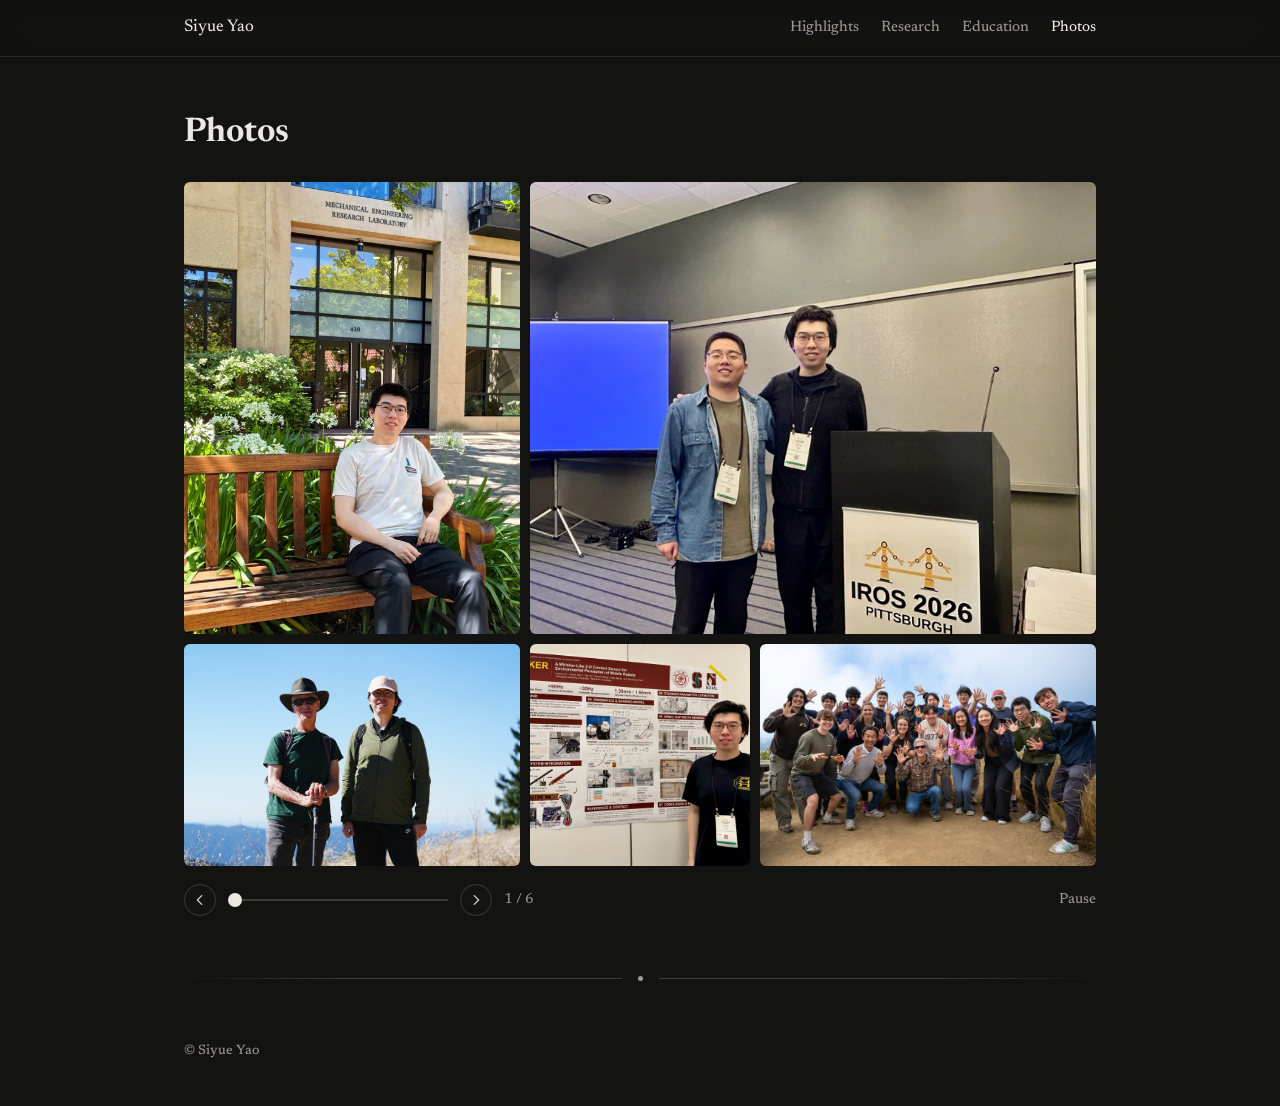
<file: photos.html>
<!doctype html>
<html lang="en">
  <head>
    <meta charset="utf-8" />
    <meta name="viewport" content="width=device-width, initial-scale=1, viewport-fit=cover" />
    <title>Siyue Yao · Photos</title>
    <meta name="description" content="Photos by and of Siyue Yao." />
    <meta name="theme-color" content="#131312" />
    <link rel="icon" href="data:image/svg+xml,%3Csvg xmlns='http://www.w3.org/2000/svg' viewBox='0 0 64 64'%3E%3Crect width='64' height='64' rx='14' fill='%23131312'/%3E%3Ctext x='32' y='44' text-anchor='middle' fill='%23ebe8e1' font-family='Georgia' font-size='36'%3ES%3C/text%3E%3C/svg%3E" />
    <link rel="preconnect" href="https://fonts.googleapis.com" />
    <link rel="preconnect" href="https://fonts.gstatic.com" crossorigin />
    <!-- Loaded without blocking the page, so it still renders quickly where Google Fonts is slow. -->
    <link rel="stylesheet" href="https://fonts.googleapis.com/css2?family=Newsreader:ital,opsz,wght@0,6..72,200..800;1,6..72,200..800&display=swap" media="print" onload="this.media='all'" />
    <noscript><link rel="stylesheet" href="https://fonts.googleapis.com/css2?family=Newsreader:ital,opsz,wght@0,6..72,200..800;1,6..72,200..800&display=swap" /></noscript>
    <link rel="stylesheet" href="assets/site.css" />
    <script>document.documentElement.classList.add("js");</script>
    <script src="assets/site.js" defer></script>
    <script src="assets/photos.js" defer></script>
  </head>
  <body>
    <header class="topbar">
      <div class="topbar-inner">
        <a class="brand" href="index.html">Siyue Yao</a>
        <nav class="topnav" aria-label="Sections">
          <a href="index.html#highlights">Highlights</a>
          <a href="index.html#research">Research</a>
          <a href="index.html#education" class="hide-narrow">Education</a>
          <a href="photos.html" aria-current="page">Photos</a>
        </nav>
      </div>
    </header>

    <main class="wrap page-photos">
      <h1 class="page-title">Photos</h1>
      <!-- Every photo, from assets/photos/web/ (800px and 1600px copies of the originals).
           Naming: the original is assets/photos/<name>.<ext> (lowercase, words joined by "-"),
           and its copies are assets/photos/web/<name>-800.jpg and <name>-1600.jpg.
           Without JavaScript they show as a simple masonry; with it, assets/photos.js deals
           them into collages that change every few seconds. To add a photo, add a line here
           with its real pixel size in data-w / data-h. -->
      <div class="album" data-interval="8000">
        <div class="album-source">
        <a class="photo" href="assets/photos/web/talk-lecture-hall-1600.jpg" data-w="1600" data-h="1200"><img src="assets/photos/web/talk-lecture-hall-800.jpg" srcset="assets/photos/web/talk-lecture-hall-800.jpg 800w, assets/photos/web/talk-lecture-hall-1600.jpg 1600w" sizes="(max-width: 560px) 50vw, 320px" width="800" height="600" alt="Siyue giving a talk in a lecture hall" loading="lazy" /></a>
        <a class="photo" href="assets/photos/web/stanford-memorial-church-1600.jpg" data-w="1224" data-h="1305"><img src="assets/photos/web/stanford-memorial-church-800.jpg" srcset="assets/photos/web/stanford-memorial-church-800.jpg 750w, assets/photos/web/stanford-memorial-church-1600.jpg 1224w" sizes="(max-width: 560px) 50vw, 320px" width="750" height="800" alt="Siyue in front of Stanford Memorial Church" loading="lazy" /></a>
        <a class="photo" href="assets/photos/web/dinner-long-table-1600.jpg" data-w="1200" data-h="1600"><img src="assets/photos/web/dinner-long-table-800.jpg" srcset="assets/photos/web/dinner-long-table-800.jpg 600w, assets/photos/web/dinner-long-table-1600.jpg 1200w" sizes="(max-width: 560px) 50vw, 320px" width="600" height="800" alt="Dinner with friends at a long table" loading="lazy" /></a>
        <a class="photo" href="assets/photos/web/trail-walk-1600.jpg" data-w="1067" data-h="1600"><img src="assets/photos/web/trail-walk-800.jpg" srcset="assets/photos/web/trail-walk-800.jpg 533w, assets/photos/web/trail-walk-1600.jpg 1067w" sizes="(max-width: 560px) 50vw, 320px" width="533" height="800" alt="Siyue walking along a trail through dry grass" loading="lazy" /></a>
        <a class="photo" href="assets/photos/web/stanford-hoover-tower-1600.jpg" data-w="1600" data-h="1571"><img src="assets/photos/web/stanford-hoover-tower-800.jpg" srcset="assets/photos/web/stanford-hoover-tower-800.jpg 800w, assets/photos/web/stanford-hoover-tower-1600.jpg 1600w" sizes="(max-width: 560px) 50vw, 320px" width="800" height="786" alt="Siyue on the lawn below Hoover Tower at Stanford" loading="lazy" /></a>
        <a class="photo" href="assets/photos/web/conference-thumbs-up-1600.jpg" data-w="1199" data-h="1600"><img src="assets/photos/web/conference-thumbs-up-800.jpg" srcset="assets/photos/web/conference-thumbs-up-800.jpg 599w, assets/photos/web/conference-thumbs-up-1600.jpg 1199w" sizes="(max-width: 560px) 50vw, 320px" width="599" height="800" alt="Siyue with a colleague at a conference" loading="lazy" /></a>
        <a class="photo" href="assets/photos/web/ceremony-speech-1600.jpg" data-w="1600" data-h="1067"><img src="assets/photos/web/ceremony-speech-800.jpg" srcset="assets/photos/web/ceremony-speech-800.jpg 800w, assets/photos/web/ceremony-speech-1600.jpg 1600w" sizes="(max-width: 560px) 50vw, 320px" width="800" height="533" alt="Siyue speaking at a podium in front of a traditional university gate" loading="lazy" /></a>
        <a class="photo" href="assets/photos/web/campus-bench-1600.jpg" data-w="1200" data-h="1600"><img src="assets/photos/web/campus-bench-800.jpg" srcset="assets/photos/web/campus-bench-800.jpg 600w, assets/photos/web/campus-bench-1600.jpg 1200w" sizes="(max-width: 560px) 50vw, 320px" width="600" height="800" alt="Siyue sitting on a bench outside a campus building" loading="lazy" /></a>
        <a class="photo" href="assets/photos/web/ebug-talk-1600.jpg" data-w="1600" data-h="900"><img src="assets/photos/web/ebug-talk-800.jpg" srcset="assets/photos/web/ebug-talk-800.jpg 800w, assets/photos/web/ebug-talk-1600.jpg 1600w" sizes="(max-width: 560px) 50vw, 320px" width="800" height="450" alt="Siyue presenting EBUG at a conference" loading="lazy" /></a>
        <a class="photo" href="assets/photos/web/selfie-hike-1600.jpg" data-w="1600" data-h="1200"><img src="assets/photos/web/selfie-hike-800.jpg" srcset="assets/photos/web/selfie-hike-800.jpg 800w, assets/photos/web/selfie-hike-1600.jpg 1600w" sizes="(max-width: 560px) 50vw, 320px" width="800" height="600" alt="Selfie with a friend on a cloudy hike" loading="lazy" /></a>
        <a class="photo" href="assets/photos/web/group-selfie-1600.jpg" data-w="1600" data-h="1200"><img src="assets/photos/web/group-selfie-800.jpg" srcset="assets/photos/web/group-selfie-800.jpg 800w, assets/photos/web/group-selfie-1600.jpg 1600w" sizes="(max-width: 560px) 50vw, 320px" width="800" height="600" alt="Group selfie with friends outdoors" loading="lazy" /></a>
        <a class="photo" href="assets/photos/web/group-photo-hill-1600.jpg" data-w="1600" data-h="1067"><img src="assets/photos/web/group-photo-hill-800.jpg" srcset="assets/photos/web/group-photo-hill-800.jpg 800w, assets/photos/web/group-photo-hill-1600.jpg 1600w" sizes="(max-width: 560px) 50vw, 320px" width="800" height="533" alt="Group photo with friends on a hillside" loading="lazy" /></a>
        <a class="photo" href="assets/photos/web/asme-idetc-1600.jpg" data-w="1600" data-h="1200"><img src="assets/photos/web/asme-idetc-800.jpg" srcset="assets/photos/web/asme-idetc-800.jpg 800w, assets/photos/web/asme-idetc-1600.jpg 1600w" sizes="(max-width: 560px) 50vw, 320px" width="800" height="600" alt="Siyue at the ASME IDETC conference" loading="lazy" /></a>
        <a class="photo" href="assets/photos/web/idetc-talk-1600.jpg" data-w="1600" data-h="1200"><img src="assets/photos/web/idetc-talk-800.jpg" srcset="assets/photos/web/idetc-talk-800.jpg 800w, assets/photos/web/idetc-talk-1600.jpg 1600w" sizes="(max-width: 560px) 50vw, 320px" width="800" height="600" alt="Siyue presenting at a conference session" loading="lazy" /></a>
        <a class="photo" href="assets/photos/web/fountain-selfie-1600.jpg" data-w="1200" data-h="1600"><img src="assets/photos/web/fountain-selfie-800.jpg" srcset="assets/photos/web/fountain-selfie-800.jpg 600w, assets/photos/web/fountain-selfie-1600.jpg 1200w" sizes="(max-width: 560px) 50vw, 320px" width="600" height="800" alt="Selfie with a friend by a fountain" loading="lazy" /></a>
        <a class="photo" href="assets/photos/web/iros-session-1600.jpg" data-w="1600" data-h="1200"><img src="assets/photos/web/iros-session-800.jpg" srcset="assets/photos/web/iros-session-800.jpg 800w, assets/photos/web/iros-session-1600.jpg 1600w" sizes="(max-width: 560px) 50vw, 320px" width="800" height="600" alt="Siyue and a colleague by the podium at IROS 2026" loading="lazy" /></a>
        <a class="photo" href="assets/photos/web/conservatory-1600.jpg" data-w="1600" data-h="1200"><img src="assets/photos/web/conservatory-800.jpg" srcset="assets/photos/web/conservatory-800.jpg 800w, assets/photos/web/conservatory-1600.jpg 1600w" sizes="(max-width: 560px) 50vw, 320px" width="800" height="600" alt="Friends in a glasshouse conservatory" loading="lazy" /></a>
        <a class="photo" href="assets/photos/web/group-dinner-1600.jpg" data-w="1600" data-h="1200"><img src="assets/photos/web/group-dinner-800.jpg" srcset="assets/photos/web/group-dinner-800.jpg 800w, assets/photos/web/group-dinner-1600.jpg 1600w" sizes="(max-width: 560px) 50vw, 320px" width="800" height="600" alt="Group dinner with labmates" loading="lazy" /></a>
        <a class="photo" href="assets/photos/web/city-overlook-1600.jpg" data-w="1600" data-h="1200"><img src="assets/photos/web/city-overlook-800.jpg" srcset="assets/photos/web/city-overlook-800.jpg 800w, assets/photos/web/city-overlook-1600.jpg 1600w" sizes="(max-width: 560px) 50vw, 320px" width="800" height="600" alt="Friends at a lookout above a river city" loading="lazy" /></a>
        <a class="photo" href="assets/photos/web/podium-speech-1600.jpg" data-w="1600" data-h="1066"><img src="assets/photos/web/podium-speech-800.jpg" srcset="assets/photos/web/podium-speech-800.jpg 800w, assets/photos/web/podium-speech-1600.jpg 1600w" sizes="(max-width: 560px) 50vw, 320px" width="800" height="533" alt="Siyue speaking at a podium in a suit" loading="lazy" /></a>
        <a class="photo" href="assets/photos/web/whisker-talk-1600.jpg" data-w="1600" data-h="642"><img src="assets/photos/web/whisker-talk-800.jpg" srcset="assets/photos/web/whisker-talk-800.jpg 800w, assets/photos/web/whisker-talk-1600.jpg 1600w" sizes="(max-width: 560px) 50vw, 320px" width="800" height="320" alt="Siyue presenting the whisker sensor work" loading="lazy" /></a>
        <a class="photo" href="assets/photos/web/whisker-poster-1600.jpg" data-w="1600" data-h="1200"><img src="assets/photos/web/whisker-poster-800.jpg" srcset="assets/photos/web/whisker-poster-800.jpg 800w, assets/photos/web/whisker-poster-1600.jpg 1600w" sizes="(max-width: 560px) 50vw, 320px" width="800" height="600" alt="Siyue beside the whisker sensor poster" loading="lazy" /></a>
        <a class="photo" href="assets/photos/web/stanford-arcade-1600.jpg" data-w="1000" data-h="1295"><img src="assets/photos/web/stanford-arcade-800.jpg" srcset="assets/photos/web/stanford-arcade-800.jpg 618w, assets/photos/web/stanford-arcade-1600.jpg 1000w" sizes="(max-width: 560px) 50vw, 320px" width="618" height="800" alt="Siyue in the arcades of the Stanford Main Quad" loading="lazy" /></a>
        <a class="photo" href="assets/photos/web/portrait-outdoors-1600.jpg" data-w="1200" data-h="1600"><img src="assets/photos/web/portrait-outdoors-800.jpg" srcset="assets/photos/web/portrait-outdoors-800.jpg 600w, assets/photos/web/portrait-outdoors-1600.jpg 1200w" sizes="(max-width: 560px) 50vw, 320px" width="600" height="800" alt="Portrait of Siyue outdoors" loading="lazy" /></a>
        <a class="photo" href="assets/photos/web/portrait-suit-1600.jpg" data-w="1600" data-h="1067"><img src="assets/photos/web/portrait-suit-800.jpg" srcset="assets/photos/web/portrait-suit-800.jpg 800w, assets/photos/web/portrait-suit-1600.jpg 1600w" sizes="(max-width: 560px) 50vw, 320px" width="800" height="533" alt="Portrait of Siyue in a suit" loading="lazy" /></a>
        <a class="photo" href="assets/photos/web/iros-2026-sign-1600.jpg" data-w="1600" data-h="1200"><img src="assets/photos/web/iros-2026-sign-800.jpg" srcset="assets/photos/web/iros-2026-sign-800.jpg 800w, assets/photos/web/iros-2026-sign-1600.jpg 1600w" sizes="(max-width: 560px) 50vw, 320px" width="800" height="599" alt="Siyue next to the IROS 2026 Pittsburgh sign" loading="lazy" /></a>
        <a class="photo" href="assets/photos/web/iros-2026-group-1600.jpg" data-w="1600" data-h="1200"><img src="assets/photos/web/iros-2026-group-800.jpg" srcset="assets/photos/web/iros-2026-group-800.jpg 800w, assets/photos/web/iros-2026-group-1600.jpg 1600w" sizes="(max-width: 560px) 50vw, 320px" width="800" height="600" alt="Siyue and colleagues behind the IROS 2026 Pittsburgh sign" loading="lazy" /></a>
        <a class="photo" href="assets/photos/web/iros-talk-1600.jpg" data-w="1199" data-h="1600"><img src="assets/photos/web/iros-talk-800.jpg" srcset="assets/photos/web/iros-talk-800.jpg 599w, assets/photos/web/iros-talk-1600.jpg 1199w" sizes="(max-width: 560px) 50vw, 320px" width="599" height="800" alt="Siyue giving a talk at IROS 2026" loading="lazy" /></a>
        <a class="photo" href="assets/photos/web/hike-with-mark-1600.jpg" data-w="1600" data-h="1067"><img src="assets/photos/web/hike-with-mark-800.jpg" srcset="assets/photos/web/hike-with-mark-800.jpg 800w, assets/photos/web/hike-with-mark-1600.jpg 1600w" sizes="(max-width: 560px) 50vw, 320px" width="800" height="533" alt="Siyue and Mark on a sunny hilltop hike" loading="lazy" /></a>
        <a class="photo" href="assets/photos/web/with-hannah-lab-1600.jpg" data-w="1200" data-h="1600"><img src="assets/photos/web/with-hannah-lab-800.jpg" srcset="assets/photos/web/with-hannah-lab-800.jpg 600w, assets/photos/web/with-hannah-lab-1600.jpg 1200w" sizes="(max-width: 560px) 50vw, 320px" width="600" height="800" alt="Group photo with Hannah's lab in their robotics lab" loading="lazy" /></a>
        </div>
        <div class="album-stage" aria-live="off"></div>
        <div class="album-controls" hidden>
          <button type="button" class="album-btn" data-step="-1" aria-label="Previous photos">
            <svg viewBox="0 0 16 16" aria-hidden="true"><path d="M10 3 5 8l5 5" fill="none" stroke="currentColor" stroke-width="1.5" stroke-linecap="round" stroke-linejoin="round"/></svg>
          </button>
          <input type="range" class="album-slider" min="1" max="1" step="1" value="1" aria-label="Photo set" />
          <button type="button" class="album-btn" data-step="1" aria-label="Next photos">
            <svg viewBox="0 0 16 16" aria-hidden="true"><path d="m6 3 5 5-5 5" fill="none" stroke="currentColor" stroke-width="1.5" stroke-linecap="round" stroke-linejoin="round"/></svg>
          </button>
          <span class="album-count" aria-hidden="true">1 / 1</span>
          <button type="button" class="album-play">Pause</button>
        </div>
      </div>
    </main>

    <dialog class="lightbox" aria-label="Photo">
      <img alt="" />
    </dialog>

    <div class="wrap"><div class="divider" aria-hidden="true"><span></span></div></div>
    <footer class="footer">
      <p>© Siyue Yao</p>
    </footer>
  </body>
</html>
</file>
<file: assets/site.css>
/* Dark, minimal single-column layout: sticky top bar, photo hero, highlight grid,
   text-only topic filters and a compact publication list. Single dark theme by design. */
:root {
  color-scheme: dark;
  --bg: #131312;
  --bar: rgba(19, 19, 18, 0.84);
  --surface: #1c1c1a;
  --rule: #2a2926;
  --fg: #ebe8e1;
  --fg-2: #d5d1c8;
  --muted: #9b978e;
  --faint: #5d5a54;
  --line: #3d3b36;
  --dot: #a19c91;
  --accent: #d39360;
  /* Newsreader is loaded as a variable font (200–800), so in-between weights work. */
  --w-text: 450;
  --w-medium: 580;
  --w-bold: 700;
  --serif: "Newsreader", Charter, "Iowan Old Style", "Palatino Linotype", Palatino, Georgia, serif;
  --wrap: 960px;
  --gutter: 24px;
}
* {
  box-sizing: border-box;
}
html {
  scroll-behavior: smooth;
  scroll-padding-top: 72px;
  background: var(--bg);
}
body {
  margin: 0;
  background: var(--bg);
  color: var(--fg);
  font-family: var(--serif);
  font-size: 17px;
  line-height: 1.55;
  font-weight: var(--w-text);
  font-optical-sizing: auto;
  text-rendering: optimizeLegibility;
}
img,
video {
  display: block;
  max-width: 100%;
}
p {
  margin: 0;
}
a {
  color: var(--fg-2);
  text-decoration: underline;
  text-decoration-color: rgba(205, 201, 192, 0.35);
  text-decoration-thickness: 1px;
  text-underline-offset: 3px;
  transition: color 0.15s ease, text-decoration-color 0.15s ease;
}
a:hover {
  color: var(--fg);
  text-decoration-color: var(--fg);
}
a:focus-visible,
button:focus-visible {
  outline: 1.5px solid var(--fg-2);
  outline-offset: 4px;
  border-radius: 2px;
}
b,
strong {
  font-weight: var(--w-bold);
  color: var(--fg);
}
sup {
  font-size: 0.78em;
  line-height: 0;
  margin-left: 1px;
}
[hidden] {
  display: none !important;
}
.skip-link {
  position: absolute;
  left: 12px;
  top: -80px;
  z-index: 20;
  padding: 8px 14px;
  background: var(--surface);
  color: var(--fg);
}
.skip-link:focus {
  top: 12px;
}

/* ---------------------------------------------------------------- top bar */
.topbar {
  position: sticky;
  top: env(safe-area-inset-top, 0px);
  z-index: 10;
  background: var(--bar);
  -webkit-backdrop-filter: blur(12px);
  backdrop-filter: blur(12px);
  border-bottom: 1px solid var(--rule);
}
.topbar-inner {
  display: flex;
  align-items: center;
  justify-content: space-between;
  gap: 16px;
  max-width: var(--wrap);
  height: 56px;
  margin: 0 auto;
  padding-inline: var(--gutter);
}
.brand {
  color: var(--fg);
  font-size: 17px;
  text-decoration: none;
  white-space: nowrap;
}
.topnav {
  display: flex;
  gap: 22px;
}
.topnav a {
  color: var(--muted);
  font-size: 15px;
  text-decoration: none;
  white-space: nowrap;
}
.topnav a:hover,
.topnav a[aria-current="page"] {
  color: var(--fg);
}

/* ---------------------------------------------------------------- layout */
.wrap {
  max-width: var(--wrap);
  margin: 0 auto;
  padding-inline: var(--gutter);
}
section {
  margin: 0;
}
.divider {
  display: flex;
  align-items: center;
  gap: 16px;
  margin: 60px 0;
}
.divider::before,
.divider::after {
  content: "";
  flex: 1;
  height: 1px;
}
.divider::before {
  background: linear-gradient(to right, transparent, var(--line) 35%);
}
.divider::after {
  background: linear-gradient(to left, transparent, var(--line) 35%);
}
.divider span {
  width: 5px;
  height: 5px;
  border-radius: 50%;
  background: var(--dot);
}
h1,
h2 {
  margin: 0;
  font-weight: var(--w-medium);
  color: var(--fg);
  text-wrap: balance;
}
h2 {
  font-size: 30px;
  line-height: 1.1;
  letter-spacing: -0.3px;
  margin-bottom: 24px;
}

/* ------------------------------------------------------------------ hero */
/* Text on the left; a large photo on the right whose left side fades into the page. */
.hero {
  position: relative;
  display: flex;
  align-items: center;
  min-height: 640px;
  padding: 56px 0 24px;
}
.hero-photo {
  position: absolute;
  top: 0;
  right: 0;
  bottom: 0;
  width: 58%;
  margin: 0;
  pointer-events: none;
}
.hero-photo img {
  width: 100%;
  height: 100%;
  object-fit: cover;
  object-position: 72% 40%;
  -webkit-mask-image: linear-gradient(to right, transparent 0%, rgba(0, 0, 0, 0.35) 20%, rgba(0, 0, 0, 0.88) 42%, #000 54%, #000 94%, transparent 100%),
    linear-gradient(to bottom, transparent 0%, #000 10%, #000 80%, transparent 100%);
  -webkit-mask-composite: source-in;
  mask-image: linear-gradient(to right, transparent 0%, rgba(0, 0, 0, 0.35) 20%, rgba(0, 0, 0, 0.88) 42%, #000 54%, #000 94%, transparent 100%),
    linear-gradient(to bottom, transparent 0%, #000 10%, #000 80%, transparent 100%);
  mask-composite: intersect;
}
.hero-text {
  position: relative;
  z-index: 1;
  max-width: 52%;
  text-shadow: 0 1px 12px rgba(19, 19, 18, 0.8);
}
.hero h1 {
  font-size: 40px;
  font-weight: 650;
  line-height: 1.1;
  letter-spacing: -0.3px;
  margin: 0 0 18px;
}
.hero-text > p {
  color: var(--fg-2);
}
.hero-text > p + p {
  margin-top: 12px;
}
.hero-text .contact-line {
  margin-top: 20px;
  font-size: 15.5px;
}
.hero-text .profile-links {
  display: flex;
  flex-wrap: wrap;
  gap: 6px 20px;
  margin-top: 6px;
  font-size: 15.5px;
}

/* ------------------------------------------------------------ highlights */
.cards {
  display: grid;
  grid-template-columns: repeat(3, minmax(0, 1fr));
  gap: 26px 22px;
}
.card {
  display: block;
  color: var(--fg);
  text-decoration: none;
}
.card-media {
  display: block;
  aspect-ratio: 16 / 9;
  overflow: hidden;
  border-radius: 6px;
  background: var(--surface);
}
.card-media img,
.card-media video,
.thumb img,
.thumb video {
  width: 100%;
  height: 100%;
  object-fit: cover;
  transition: transform 0.4s ease, opacity 0.2s ease;
}
.card:hover .card-media img,
.card:hover .card-media video {
  transform: scale(1.02);
}
.card-caption {
  display: block;
  margin-top: 10px;
  font-size: 17px;
  line-height: 1.3;
}
.card:hover .card-caption {
  text-decoration: underline;
  text-decoration-color: rgba(235, 232, 225, 0.5);
  text-underline-offset: 3px;
}

/* -------------------------------------------------------------- research */
.filters,
.subfilters {
  display: none;
}
.js .filters {
  display: flex;
  flex-wrap: wrap;
  gap: 6px 22px;
}
.js .subfilters {
  display: flex;
  flex-wrap: wrap;
  gap: 2px 18px;
  margin-top: 10px;
  padding-left: 14px;
  border-left: 1px solid var(--rule);
}
.filters button,
.subfilters button {
  appearance: none;
  margin: 0;
  padding: 4px 0 3px;
  border: 0;
  border-bottom: 1px solid transparent;
  background: none;
  color: var(--muted);
  font: inherit;
  font-size: 15.5px;
  line-height: 1.4;
  cursor: pointer;
  transition: color 0.15s ease, border-color 0.15s ease;
}
.subfilters button {
  font-size: 14.5px;
}
.filters button:hover,
.subfilters button:hover {
  color: var(--fg);
}
.filters button[aria-pressed="true"],
.subfilters button[aria-pressed="true"] {
  color: var(--fg);
  border-bottom-color: var(--fg);
}
.ongoing {
  margin-left: 4px;
  color: var(--accent);
  font-size: 12.5px;
  font-style: italic;
}
.overviews {
  margin-top: 22px;
}
.overview {
  max-width: 44em;
  color: var(--fg-2);
  font-size: 16.5px;
}
.is-switching .overview {
  animation: fade 0.28s ease both;
}
.legend {
  margin-top: 14px;
  color: var(--muted);
  font-size: 13.5px;
}
.pubs {
  margin-top: 26px;
}
.pubs.is-entering {
  animation: fade 0.3s ease both;
}
.group-heading {
  display: flex;
  align-items: baseline;
  gap: 10px;
  margin: 30px 0 0;
  padding-bottom: 10px;
  color: var(--muted);
  font-size: 12.5px;
  font-weight: 500;
  letter-spacing: 0.1em;
  text-transform: uppercase;
}
.group-heading:first-child {
  margin-top: 0;
}
.group-heading button {
  appearance: none;
  padding: 0;
  border: 0;
  background: none;
  color: inherit;
  font: inherit;
  letter-spacing: inherit;
  text-transform: inherit;
  cursor: pointer;
}
.group-heading button:hover {
  color: var(--fg);
}
.group-heading .ongoing {
  text-transform: none;
  letter-spacing: 0;
}
.group-note {
  padding: 18px 0 8px;
  border-top: 1px solid var(--rule);
  color: var(--muted);
  font-style: italic;
  font-size: 15.5px;
}
.pub {
  display: grid;
  grid-template-columns: 176px minmax(0, 1fr);
  gap: 22px;
  padding: 22px 0;
  border-top: 1px solid var(--rule);
}
.thumb {
  display: block;
  align-self: start;
  aspect-ratio: 16 / 9;
  overflow: hidden;
  border-radius: 5px;
  background: var(--surface);
}
.pub-title {
  color: var(--fg);
  font-size: 19px;
  font-weight: var(--w-medium);
  line-height: 1.3;
  text-decoration: none;
}
.pub-title:hover {
  text-decoration: underline;
  text-decoration-color: rgba(235, 232, 225, 0.5);
}
.authors {
  margin-top: 5px;
  color: var(--fg-2);
  font-size: 15.5px;
  line-height: 1.45;
}
.authors a {
  color: inherit;
  text-decoration: none;
}
.authors .me {
  text-decoration: underline;
  text-decoration-thickness: 1px;
  text-underline-offset: 3px;
}
.authors a:hover {
  color: var(--fg);
  text-decoration: underline;
}
.venue {
  margin-top: 2px;
  color: var(--muted);
  font-size: 14.5px;
}
.venue b {
  color: var(--fg-2);
}
.venue .note {
  font-size: 13px;
}
.pub-links {
  display: flex;
  flex-wrap: wrap;
  gap: 2px 14px;
  margin-top: 6px;
  font-size: 14.5px;
}
.pub-links a {
  color: var(--muted);
  text-decoration: none;
}
.pub-links a:hover {
  color: var(--fg);
  text-decoration: underline;
}

/* ------------------------------------------------------------- education */
.edu-row {
  display: flex;
  justify-content: space-between;
  gap: 24px;
  padding: 14px 0;
  border-top: 1px solid var(--rule);
}
.edu-row:first-child {
  border-top: 0;
  padding-top: 0;
}
.edu-school {
  color: var(--fg);
  font-weight: var(--w-medium);
}
.edu-row p:not(.edu-school):not(.edu-date) {
  color: var(--fg-2);
  font-size: 15.5px;
}
.edu-date {
  flex-shrink: 0;
  color: var(--muted);
  font-size: 14.5px;
  font-variant-numeric: tabular-nums;
}

/* ---------------------------------------------------------------- footer */
.footer {
  max-width: var(--wrap);
  margin: 0 auto;
  padding: 0 var(--gutter) 44px;
  color: var(--muted);
  font-size: 13.5px;
}
.footer p + p {
  margin-top: 4px;
}
.footer a {
  color: var(--muted);
}

/* --------------------------------------------------------- photos & stubs */
.page-title {
  margin: 56px 0 28px;
  font-size: 34px;
  font-weight: 650;
  line-height: 1.2;
}
/* Photo album: an 8 × 6 collage (sets are laid out by assets/photos.js);
   without JavaScript, every photo in a plain masonry. */
.album-source {
  columns: 3 220px;
  column-gap: 12px;
}
.album-source .photo {
  margin-bottom: 12px;
  break-inside: avoid;
}
.album-source .photo img {
  height: auto;
}
.js .album-source {
  display: none;
}
.album-stage {
  display: grid;
  grid-template-columns: minmax(0, 1fr);
  touch-action: pan-y;
}
.album-set {
  grid-area: 1 / 1;
  display: grid;
  grid-template-columns: repeat(8, minmax(0, 1fr));
  grid-template-rows: repeat(6, minmax(0, 1fr));
  gap: 10px;
  aspect-ratio: 4 / 3;
  transition: opacity 0.7s ease;
}
.album-set.is-entering,
.album-set.is-leaving {
  opacity: 0;
}
.album-set.is-leaving {
  pointer-events: none;
}
.album-set .photo {
  grid-column: var(--col);
  grid-row: var(--row);
}
.photo {
  display: block;
  overflow: hidden;
  border-radius: 6px;
  background: var(--surface);
}
.photo img {
  width: 100%;
  height: 100%;
  object-fit: cover;
  object-position: 50% 35%;
  transition: transform 0.4s ease;
}
.photo:hover img {
  transform: scale(1.02);
}
.album-controls {
  display: flex;
  align-items: center;
  gap: 12px;
  margin-top: 18px;
  color: var(--muted);
  font-size: 14.5px;
}
.album-controls[hidden] {
  display: none;
}
.album-btn {
  appearance: none;
  display: grid;
  place-items: center;
  width: 32px;
  height: 32px;
  padding: 0;
  border: 1px solid var(--line);
  border-radius: 50%;
  background: none;
  color: var(--fg-2);
  cursor: pointer;
  transition: color 0.15s ease, border-color 0.15s ease;
}
.album-btn svg {
  width: 14px;
  height: 14px;
}
.album-btn:hover {
  color: var(--fg);
  border-color: var(--fg-2);
}
.album-slider {
  flex: 0 1 220px;
  min-width: 80px;
  height: 24px;
  margin: 0;
  background: transparent;
  cursor: pointer;
  -webkit-appearance: none;
  appearance: none;
}
.album-slider::-webkit-slider-runnable-track {
  height: 2px;
  border-radius: 1px;
  background: var(--line);
}
.album-slider::-moz-range-track {
  height: 2px;
  border-radius: 1px;
  background: var(--line);
}
.album-slider::-webkit-slider-thumb {
  width: 14px;
  height: 14px;
  margin-top: -6px;
  border: 0;
  border-radius: 50%;
  background: var(--fg);
  -webkit-appearance: none;
  appearance: none;
}
.album-slider::-moz-range-thumb {
  width: 14px;
  height: 14px;
  border: 0;
  border-radius: 50%;
  background: var(--fg);
}
.album-slider:focus-visible {
  outline: 1.5px solid var(--fg-2);
  outline-offset: 4px;
}
.album-count {
  min-width: 3.2em;
  font-variant-numeric: tabular-nums;
}
.album-play {
  appearance: none;
  margin-left: auto;
  padding: 4px 0 3px;
  border: 0;
  border-bottom: 1px solid transparent;
  background: none;
  color: var(--muted);
  font: inherit;
  cursor: pointer;
}
.album-play:hover {
  color: var(--fg);
  border-bottom-color: var(--fg);
}
.lightbox {
  max-width: none;
  max-height: none;
  padding: 0;
  border: 0;
  background: transparent;
  cursor: zoom-out;
}
.lightbox::backdrop {
  background: rgba(12, 12, 11, 0.9);
}
.lightbox img {
  max-width: 94vw;
  max-height: 90vh;
  border-radius: 4px;
}
.stub {
  max-width: 780px;
}
.stub-topics {
  margin-top: 56px;
  color: var(--muted);
  font-size: 13px;
  letter-spacing: 0.08em;
  text-transform: uppercase;
}
.stub-topics a {
  color: inherit;
  text-decoration: none;
}
.stub-topics a:hover {
  color: var(--fg);
}
.stub .page-title {
  margin-top: 8px;
  font-size: 30px;
  font-weight: var(--w-medium);
}
.stub .venue {
  margin-top: 4px;
}
.stub .pub-links {
  margin-top: 12px;
}
.stub-cover {
  margin: 26px 0 20px;
  aspect-ratio: 16 / 9;
  overflow: hidden;
  border-radius: 6px;
  background: var(--surface);
}
.stub-cover img,
.stub-cover video {
  width: 100%;
  height: 100%;
  object-fit: cover;
}
.stub-desc {
  color: var(--fg-2);
  font-size: 18px;
  line-height: 1.6;
}
.stub-note {
  margin-top: 28px;
  padding-top: 16px;
  border-top: 1px solid var(--rule);
  color: var(--muted);
  font-style: italic;
  font-size: 15px;
}

/* ---------------------------------------------------------- video player */
/* Every video plays in the same 16:9 frame (--pw wide), sized to the window with room
   to spare around the dialog; other aspect ratios are letterboxed inside the frame. */
html:has(.player[open]) {
  overflow: hidden;
}
.player {
  --pw: min(880px, calc(100vw - 160px), calc((100dvh - 380px) * 16 / 9));
  max-width: none;
  margin: auto;
  padding: 0;
  border: 1px solid var(--rule);
  border-radius: 10px;
  background: var(--bg);
  color: var(--fg);
  box-shadow: 0 20px 60px rgba(0, 0, 0, 0.5);
  /* Only very short windows need this; normally the dialog fits with room to spare. */
  max-height: calc(100dvh - 24px);
  overflow-y: auto;
}
.player::backdrop {
  background: rgba(10, 10, 9, 0.85);
}
.player-box {
  display: flex;
  flex-direction: column;
  gap: 14px;
  width: var(--pw);
  min-width: 300px;
  margin: 20px 24px 22px;
}
.player-head {
  display: flex;
  align-items: flex-start;
  justify-content: space-between;
  gap: 16px;
}
.player-title {
  display: -webkit-box;
  overflow: hidden;
  -webkit-box-orient: vertical;
  -webkit-line-clamp: 2;
  font-size: 17px;
  font-weight: var(--w-medium);
  line-height: 1.3;
}
.player-close {
  appearance: none;
  flex-shrink: 0;
  margin: -4px -6px 0 0;
  padding: 0 6px;
  border: 0;
  background: none;
  color: var(--muted);
  font: inherit;
  font-size: 26px;
  line-height: 1;
  cursor: pointer;
}
.player-close:hover {
  color: var(--fg);
}
.player-tabs {
  display: flex;
  flex-wrap: wrap;
  gap: 8px;
}
.player-tabs button {
  appearance: none;
  min-width: 52px;
  margin: 0;
  padding: 4px 12px 5px;
  border: 1px solid var(--line);
  border-radius: 999px;
  background: none;
  color: var(--fg-2);
  font: inherit;
  font-size: 14px;
  font-variant-numeric: tabular-nums;
  line-height: 1.3;
  cursor: pointer;
}
.player-tabs button:hover {
  border-color: var(--fg-2);
  color: var(--fg);
}
.player-tabs button[aria-selected="true"] {
  border-color: var(--fg);
  background: var(--fg);
  color: var(--bg);
}
.player-frame {
  width: var(--pw);
  height: calc(var(--pw) * 9 / 16);
  min-width: 300px;
  min-height: 169px;
  overflow: hidden;
  border: 1px solid var(--rule);
  border-radius: 6px;
  background: #050505;
}
.player-video {
  display: block;
  width: 100%;
  height: 100%;
  object-fit: contain;
  background: #050505;
}
.player-foot {
  display: flex;
  flex-wrap: wrap;
  align-items: center;
  justify-content: space-between;
  gap: 8px 16px;
  min-height: 2.6em;
}
.player-caption {
  flex: 1 1 260px;
  color: var(--fg-2);
  font-size: 15px;
  line-height: 1.35;
}
.player-download {
  flex-shrink: 0;
  padding: 5px 14px 6px;
  border: 1px solid var(--line);
  border-radius: 999px;
  color: var(--fg-2);
  font-size: 14px;
  text-decoration: none;
  white-space: nowrap;
}
.player-download:hover {
  border-color: var(--fg-2);
  color: var(--fg);
}
.player-credit {
  padding-top: 10px;
  border-top: 1px solid var(--rule);
  color: var(--muted);
  font-size: 12.5px;
  line-height: 1.45;
}
.player-credit a {
  color: var(--muted);
}

/* ---------------------------------------------------------------- motion */
@keyframes fade {
  from {
    opacity: 0;
    transform: translateY(4px);
  }
  to {
    opacity: 1;
    transform: none;
  }
}

/* ------------------------------------------------------------ responsive */
@media (max-width: 860px) {
  .hero {
    display: block;
    min-height: 0;
    padding-top: 0;
  }
  .hero-photo {
    position: relative;
    width: calc(100% + 2 * var(--gutter));
    height: min(78vw, 460px);
    margin: 0 calc(-1 * var(--gutter)) 4px;
  }
  .hero-photo img {
    object-position: 66% 34%;
    -webkit-mask-image: linear-gradient(to bottom, #000 0%, #000 62%, transparent 100%);
    mask-image: linear-gradient(to bottom, #000 0%, #000 62%, transparent 100%);
  }
  .hero-text {
    max-width: none;
    margin-top: -48px;
  }
}
@media (max-width: 760px) {
  .cards {
    grid-template-columns: repeat(2, minmax(0, 1fr));
    gap: 22px 16px;
  }
  .card-caption {
    font-size: 16px;
  }
}
@media (max-width: 560px) {
  :root {
    --gutter: 16px;
  }
  body {
    font-size: 16.5px;
  }
  .topnav {
    gap: 16px;
  }
  .topnav a {
    font-size: 14.5px;
  }
  .hide-narrow {
    display: none;
  }
  .hero h1 {
    font-size: 32px;
  }
  .divider {
    margin: 44px 0;
  }
  h2 {
    font-size: 26px;
  }
  .js .filters {
    gap: 4px 16px;
  }
  .pub {
    grid-template-columns: 112px minmax(0, 1fr);
    gap: 14px;
    padding: 18px 0;
  }
  .pub-title {
    font-size: 17px;
  }
  .authors {
    font-size: 14.5px;
  }
  .edu-row {
    flex-direction: column;
    gap: 2px;
  }
  .album-set {
    display: block;
    columns: 2;
    column-gap: 8px;
    aspect-ratio: auto;
  }
  .album-set .photo {
    aspect-ratio: var(--ar);
    margin-bottom: 8px;
    break-inside: avoid;
  }
  .page-title {
    margin-top: 40px;
    font-size: 30px;
  }
  .player {
    --pw: calc(100vw - 52px);
  }
  .player-box {
    min-width: 0;
    margin: 14px 12px 16px;
  }
  .player-frame {
    min-width: 0;
    min-height: 0;
  }
  .player-foot {
    flex-direction: column;
    align-items: flex-start;
    gap: 8px;
  }
  .player-caption {
    flex: none;
  }
}
@media (prefers-reduced-motion: reduce) {
  html {
    scroll-behavior: auto;
  }
  .is-switching .overview,
  .pubs.is-entering {
    animation: none;
  }
  .card-media img,
  .card-media video,
  .thumb img,
  .thumb video,
  .photo img,
  .album-set {
    transition: none;
  }
}
</file>
